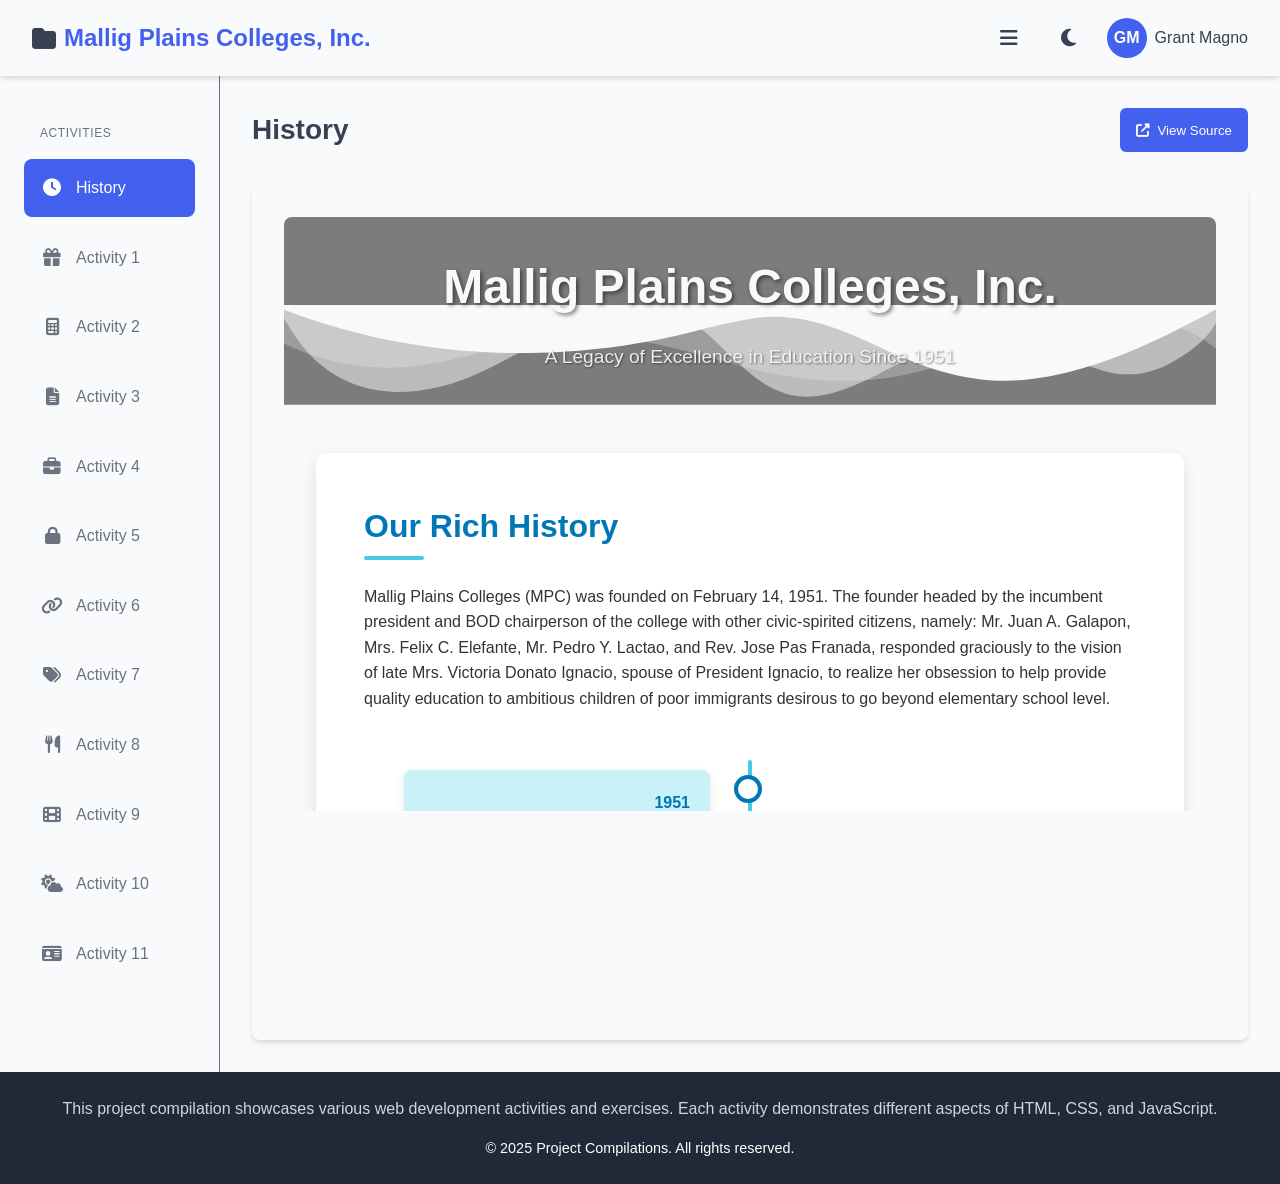
<file: index.html>
<!DOCTYPE html>
<html lang="en">
  <head>
    <meta
      name="viewport"
      content="width=device-width, initial-scale=1.0, maximum-scale=1.0, user-scalable=no"
    />
    <meta name="apple-mobile-web-app-capable" content="yes" />
    <meta name="mobile-web-app-capable" content="yes" />
    <meta charset="UTF-8" />
    <meta name="viewport" content="width=device-width, initial-scale=1.0" />
    <title>Mallig Plains Colleges, Inc.</title>
    <link
      rel="stylesheet"
      href="https://cdnjs.cloudflare.com/ajax/libs/font-awesome/6.4.0/css/all.min.css"
    />

    <link rel="stylesheet" href="styles.css" />
  </head>
  <body>
    <header>
      <div class="logo">
        <i class="fa-solid fa-folder"></i>
        <span>Mallig Plains Colleges, Inc.</span>
      </div>
      <div class="header-actions">
        <button class="toggle-nav" id="toggle-nav" title="Toggle navigation">
          <i class="fas fa-bars"></i>
        </button>
        <button class="theme-toggle" id="theme-toggle" title="Toggle dark mode">
          <i class="fas fa-moon"></i>
        </button>
        <div class="user-profile">
          <div class="avatar">GM</div>
          <span>Grant Magno</span>
        </div>
        <button class="menu-toggle" id="menu-toggle">
          <i class="fas fa-bars"></i>
        </button>
      </div>
    </header>

    <nav id="nav">
      <ul class="nav-menu">
        <li class="nav-title">Activities</li>

        <li class="nav-item">
          <a
            href="mpc-history/index.html"
            class="nav-link active"
            data-activity="mpc-history/index.html"
          >
            <i class="fas fa-clock"></i>
            <span>History</span>
          </a>
        </li>

        <li class="nav-item">
          <a
            href="birthday-invitation/index.html"
            class="nav-link"
            data-activity="birthday-invitation/index.html"
          >
            <i class="fas fa-gift"></i>
            <span>Activity 1</span>
          </a>
        </li>
        <li class="nav-item">
          <a href="Calculator/index.html" class="nav-link" data-activity="Calculator/index.html">
            <i class="fas fa-calculator"></i>
            <span>Activity 2</span>
          </a>
        </li>
        <li class="nav-item">
          <a
            href="enrollment-form/index.html"
            class="nav-link"
            data-activity="enrollment-form/index.html"
          >
            <i class="fas fa-file-alt"></i>
            <span>Activity 3</span>
          </a>
        </li>
        <li class="nav-item">
          <a
            href="html-portfolio-project/index.html"
            class="nav-link"
            data-activity="html-portfolio-project/index.html"
          >
            <i class="fas fa-briefcase"></i>
            <span>Activity 4</span>
          </a>
        </li>
        <li class="nav-item">
          <a
            href="login-and-signup/index.html"
            class="nav-link"
            data-activity="login-and-signup/index.html"
          >
            <i class="fas fa-lock"></i>
            <span>Activity 5</span>
          </a>
        </li>
        <li class="nav-item">
          <a
            href="my-fav-website/index.html"
            class="nav-link"
            data-activity="my-fav-website/index.html"
          >
            <i class="fas fa-link"></i>
            <span>Activity 6</span>
          </a>
        </li>

        <li class="nav-item">
          <a href="price-list/index.html" class="nav-link" data-activity="price-list/index.html">
            <i class="fas fa-tags"></i>
            <span>Activity 7</span>
          </a>
        </li>
        <li class="nav-item">
          <a href="recipe/index.html" class="nav-link" data-activity="recipe/index.html">
            <i class="fas fa-utensils"></i>
            <span>Activity 8</span>
          </a>
        </li>
        <li class="nav-item">
          <a
            href="top-3-movies/index.html"
            class="nav-link"
            data-activity="top-3-movies/index.html"
          >
            <i class="fas fa-film"></i>
            <span>Activity 9</span>
          </a>
        </li>
        <li class="nav-item">
          <a
            href="weather-web-app/index.html"
            class="nav-link"
            data-activity="weather-web-app/index.html"
          >
            <i class="fas fa-cloud-sun"></i>
            <span>Activity 10</span>
          </a>
        </li>
        <li class="nav-item">
          <a href="web-resume/index.html" class="nav-link" data-activity="web-resume/index.html">
            <i class="fas fa-id-card"></i>
            <span>Activity 11</span>
          </a>
        </li>
      </ul>
    </nav>

    <div class="overlay" id="overlay"></div>

    <main>
      <div class="page-header">
        <h1 id="activity-title">History</h1>
        <button class="btn btn-primary" id="view-source">
          <i class="fas fa-external-link-alt"></i>
          <span>View Source</span>
        </button>
      </div>

      <div class="project-content">
        <iframe id="activity-frame" src="mpc-history/index.html" title="History"></iframe>
      </div>
    </main>

    <footer>
      <div class="footer-content">
        <div class="footer-text">
          This project compilation showcases various web development activities and exercises. Each
          activity demonstrates different aspects of HTML, CSS, and JavaScript.
        </div>
        <div class="copyright">&copy; 2025 Project Compilations. All rights reserved.</div>
      </div>
    </footer>

    <script src="script.js"></script>
  </body>
</html>
</file>
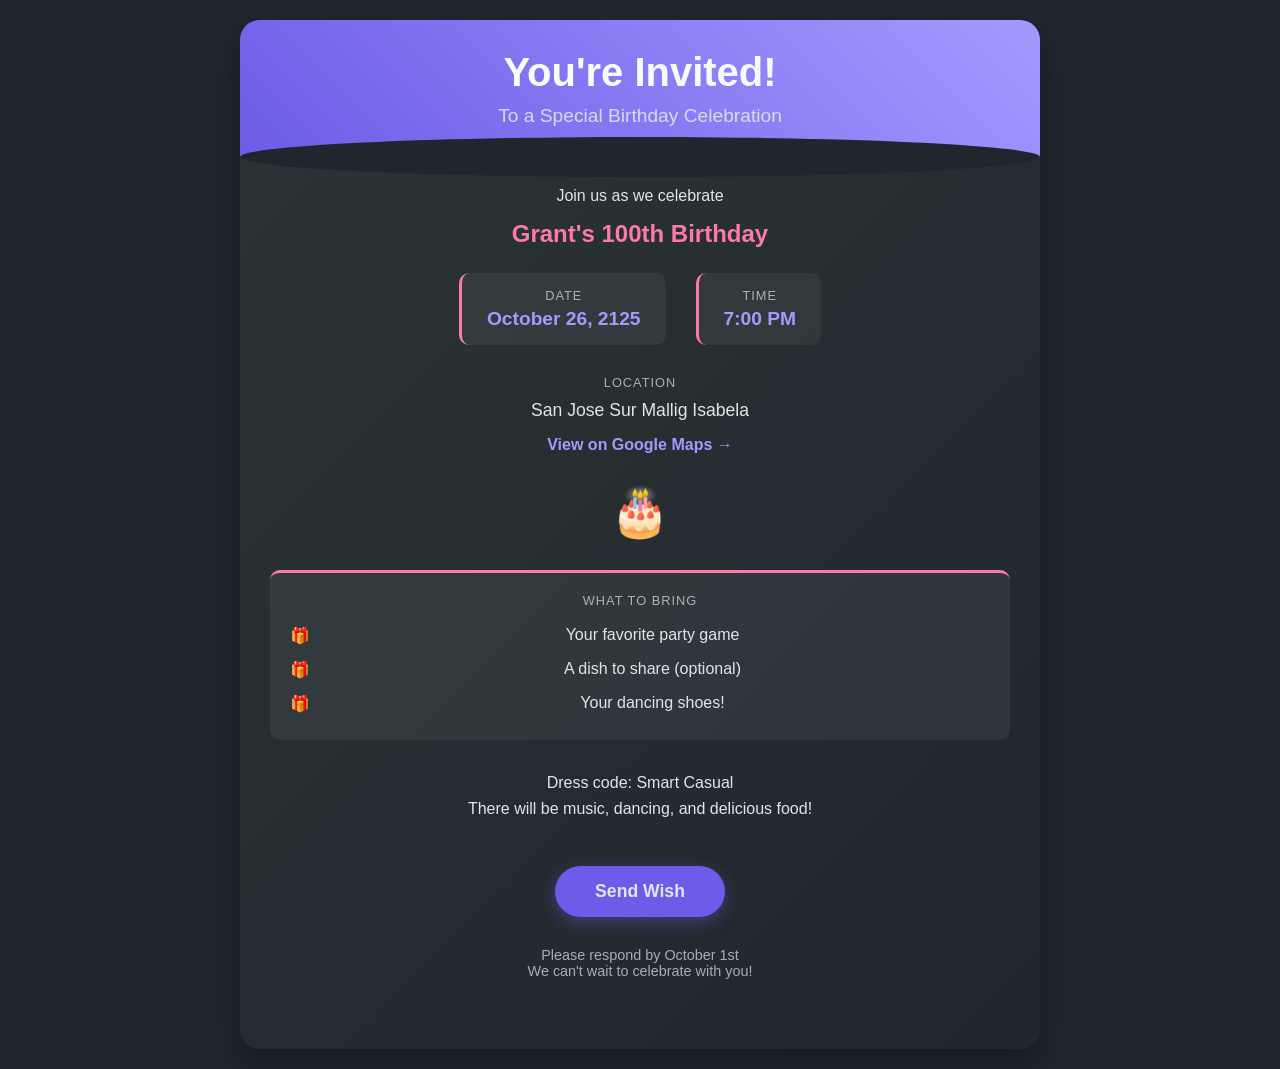
<file: birthday-invitation/index.html>
<!DOCTYPE html>
<html lang="en">
  <head>
    <meta charset="UTF-8" />
    <meta name="viewport" content="width=device-width, initial-scale=1.0" />
    <title>Birthday Celebration Invitation</title>
    <link rel="stylesheet" href="styles.css" />
  </head>
  <body>
    <div class="invitation-card">
      <div class="header">
        <h1>You're Invited!</h1>
        <p class="subtitle">To a Special Birthday Celebration</p>
      </div>

      <div class="content">
        <p>Join us as we celebrate</p>
        <h2 style="margin: 15px 0; color: var(--accent)">Grant's 100th Birthday</h2>

        <div class="date-time">
          <div class="detail-box">
            <div class="detail-label">Date</div>
            <div class="detail-value">October 26, 2125</div>
          </div>
          <div class="detail-box">
            <div class="detail-label">Time</div>
            <div class="detail-value">7:00 PM</div>
          </div>
        </div>

        <div class="location">
          <div class="detail-label">Location</div>
          <p>San Jose Sur Mallig Isabela</p>
          <a
            href="https://www.google.com/maps/place/San+Jose+Sur+Mallig+Isabela/@17.1944575,121.5932448,3a,75y,90.29h,77.85t/data=!3m7!1e1!3m5!1sEjEGuOqZPCvRqxGl0byCKA!2e0!6shttps:%2F%2Fstreetviewpixels-pa.googleapis.com%2Fv1%2Fthumbnail%3Fcb_client%3Dmaps_sv.tactile%26w%3D900%26h%3D600%26pitch%3D12.148304005319545%26panoid%3DEjEGuOqZPCvRqxGl0byCKA%26yaw%3D90.29170162262987!7i16384!8i8192!4m6!3m5!1s0x338f8b0036f13a6b:0x4941b2b9b12b8303!8m2!3d17.1952267!4d121.5933233!16s%2Fg%2F11y2lfc3m5?entry=tts&g_ep=EgoyMDI1MDEyNy4wIPu8ASoASAFQAw%3D%3D"
            class="map-link"
            target="_blank"
          >
            View on Google Maps →
          </a>
        </div>

        <div class="cake-container">🎂</div>

        <div class="what-to-bring">
          <div class="detail-label">What to Bring</div>
          <ul>
            <li>Your favorite party game</li>
            <li>A dish to share (optional)</li>
            <li>Your dancing shoes!</li>
          </ul>
        </div>

        <p style="margin: 25px 0; line-height: 1.6">
          Dress code: Smart Casual<br />
          There will be music, dancing, and delicious food!
        </p>

        <button class="send-wish" id="wishBtn">Send Wish</button>

        <footer>
          Please respond by October 1st<br />
          We can't wait to celebrate with you!
        </footer>
      </div>
    </div>

    <script src="script.js"></script>
  </body>
</html>
</file>
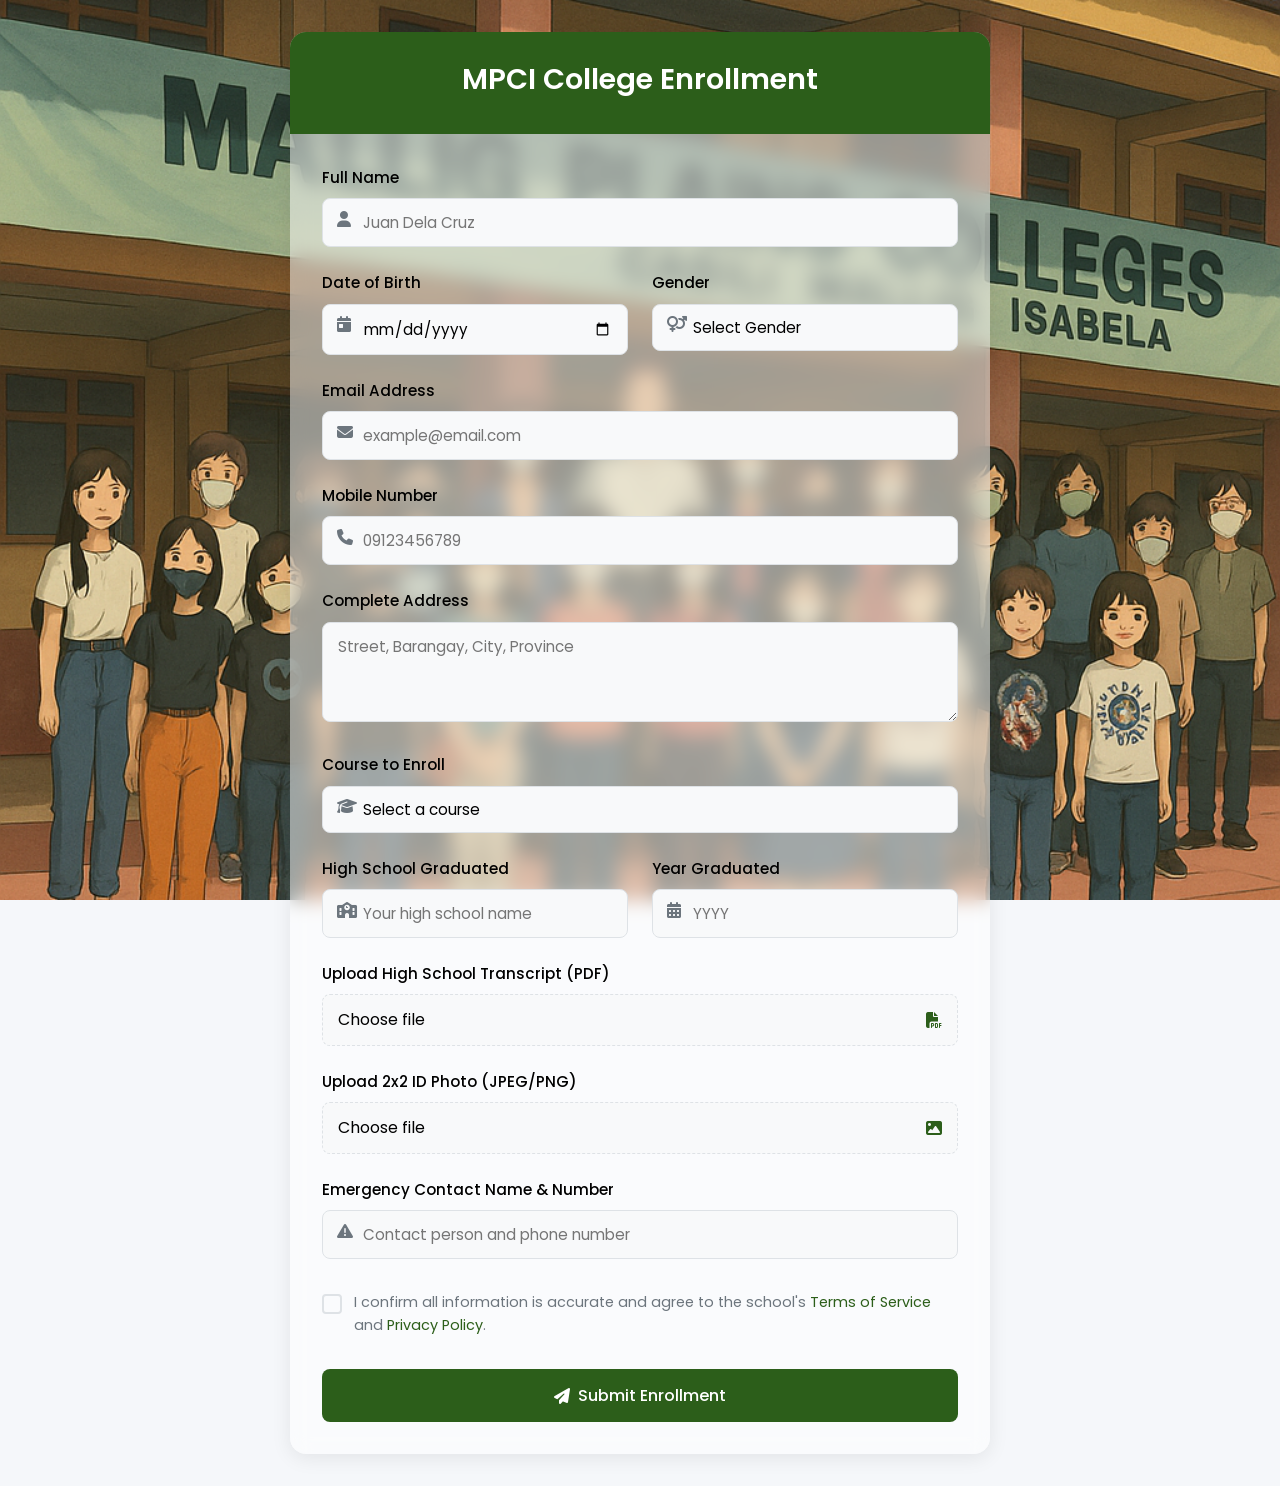
<file: enrollment-form/index.html>
<!DOCTYPE html>
<html lang="en">
  <head>
    <meta charset="UTF-8" />
    <meta name="viewport" content="width=device-width, initial-scale=1.0" />
    <title>MPCI College Enrollment | Modern Form</title>
    <link rel="preconnect" href="https://fonts.googleapis.com" />
    <link rel="preconnect" href="https://fonts.gstatic.com" crossorigin />
    <link
      href="https://fonts.googleapis.com/css2?family=Poppins:wght@300;400;500;600&display=swap"
      rel="stylesheet"
    />
    <link
      rel="stylesheet"
      href="https://cdnjs.cloudflare.com/ajax/libs/font-awesome/6.4.0/css/all.min.css"
    />

    <link rel="stylesheet" href="styles.css" />
  </head>
  <body>
    <div class="form-container">
      <div class="form-header">
        <h2>MPCI College Enrollment</h2>
      </div>

      <form id="enrollmentForm">
        <!-- Personal Information -->
        <div class="form-group">
          <label for="fullname">Full Name</label>
          <i class="fas fa-user input-icon"></i>
          <input type="text" id="fullname" placeholder="Juan Dela Cruz" required />
        </div>

        <div class="row">
          <div class="form-group">
            <label for="dob">Date of Birth</label>
            <i class="fas fa-calendar-day input-icon"></i>
            <input type="date" id="dob" required />
          </div>
          <div class="form-group">
            <label for="sex">Gender</label>
            <i class="fas fa-venus-mars input-icon"></i>
            <select id="sex" required>
              <option value="">Select Gender</option>
              <option>Male</option>
              <option>Female</option>
              <option>Non-binary</option>
              <option>Prefer not to say</option>
            </select>
          </div>
        </div>

        <!-- Contact Information -->
        <div class="form-group">
          <label for="email">Email Address</label>
          <i class="fas fa-envelope input-icon"></i>
          <input type="email" id="email" placeholder="example@email.com" required />
        </div>

        <div class="form-group">
          <label for="mobile">Mobile Number</label>
          <i class="fas fa-phone input-icon"></i>
          <input type="tel" id="mobile" placeholder="09123456789" required />
        </div>

        <div class="form-group">
          <label for="address">Complete Address</label>
          <textarea id="address" placeholder="Street, Barangay, City, Province" required></textarea>
        </div>

        <!-- Academic Information -->
        <div class="form-group">
          <label for="course">Course to Enroll</label>
          <i class="fas fa-graduation-cap input-icon"></i>
          <select id="course" required>
            <option value="">Select a course</option>
            <option>Bachelor of Science in Information Technology</option>
            <option>Bachelor of Secondary Education</option>
            <option>BS in Business Administration</option>
            <option>Hospitality Management</option>
            <option>Other Degree Programs</option>
          </select>
        </div>

        <div class="row">
          <div class="form-group">
            <label for="school">High School Graduated</label>
            <i class="fas fa-school input-icon"></i>
            <input type="text" id="school" placeholder="Your high school name" required />
          </div>
          <div class="form-group">
            <label for="yeargrad">Year Graduated</label>
            <i class="fas fa-calendar-alt input-icon"></i>
            <input type="number" id="yeargrad" min="1990" max="2099" placeholder="YYYY" required />
          </div>
        </div>

        <!-- Document Uploads -->
        <div class="form-group">
          <label>Upload High School Transcript (PDF)</label>
          <div class="file-input">
            <div class="file-input-label">
              <span>Choose file</span>
              <i class="fas fa-file-pdf"></i>
            </div>
            <input type="file" id="transcript" accept=".pdf" required />
            <div class="file-name" id="transcript-name"></div>
          </div>
        </div>

        <div class="form-group">
          <label>Upload 2x2 ID Photo (JPEG/PNG)</label>
          <div class="file-input">
            <div class="file-input-label">
              <span>Choose file</span>
              <i class="fas fa-image"></i>
            </div>
            <input type="file" id="photo" accept="image/png, image/jpeg" required />
            <div class="file-name" id="photo-name"></div>
          </div>
        </div>

        <!-- Emergency Contact -->
        <div class="form-group">
          <label for="emergency">Emergency Contact Name & Number</label>
          <i class="fas fa-exclamation-triangle input-icon"></i>
          <input
            type="text"
            id="emergency"
            placeholder="Contact person and phone number"
            required
          />
        </div>

        <!-- Terms and Conditions -->
        <div class="checkbox-group">
          <input type="checkbox" id="terms" required />
          <label for="terms">
            I confirm all information is accurate and agree to the school's
            <a href="#">Terms of Service</a> and <a href="#">Privacy Policy</a>.
          </label>
        </div>

        <!-- Submit Button -->
        <button type="submit"><i class="fas fa-paper-plane"></i> Submit Enrollment</button>
      </form>
    </div>

    <script>
      // Show selected file names
      document.getElementById('transcript').addEventListener('change', function (e) {
        const fileName = e.target.files[0]?.name || 'No file selected'
        const nameElement = document.getElementById('transcript-name')
        nameElement.textContent = fileName
        nameElement.style.display = 'block'
      })

      document.getElementById('photo').addEventListener('change', function (e) {
        const fileName = e.target.files[0]?.name || 'No file selected'
        const nameElement = document.getElementById('photo-name')
        nameElement.textContent = fileName
        nameElement.style.display = 'block'
      })

      // Form submission
      document.getElementById('enrollmentForm').addEventListener('submit', function (e) {
        e.preventDefault()
        // Here you would typically send the form data to a server
        alert('Enrollment submitted successfully! We will contact you soon.')
        this.reset()
        document.querySelectorAll('.file-name').forEach(el => (el.style.display = 'none'))
      })
    </script>
  </body>
</html>
</file>
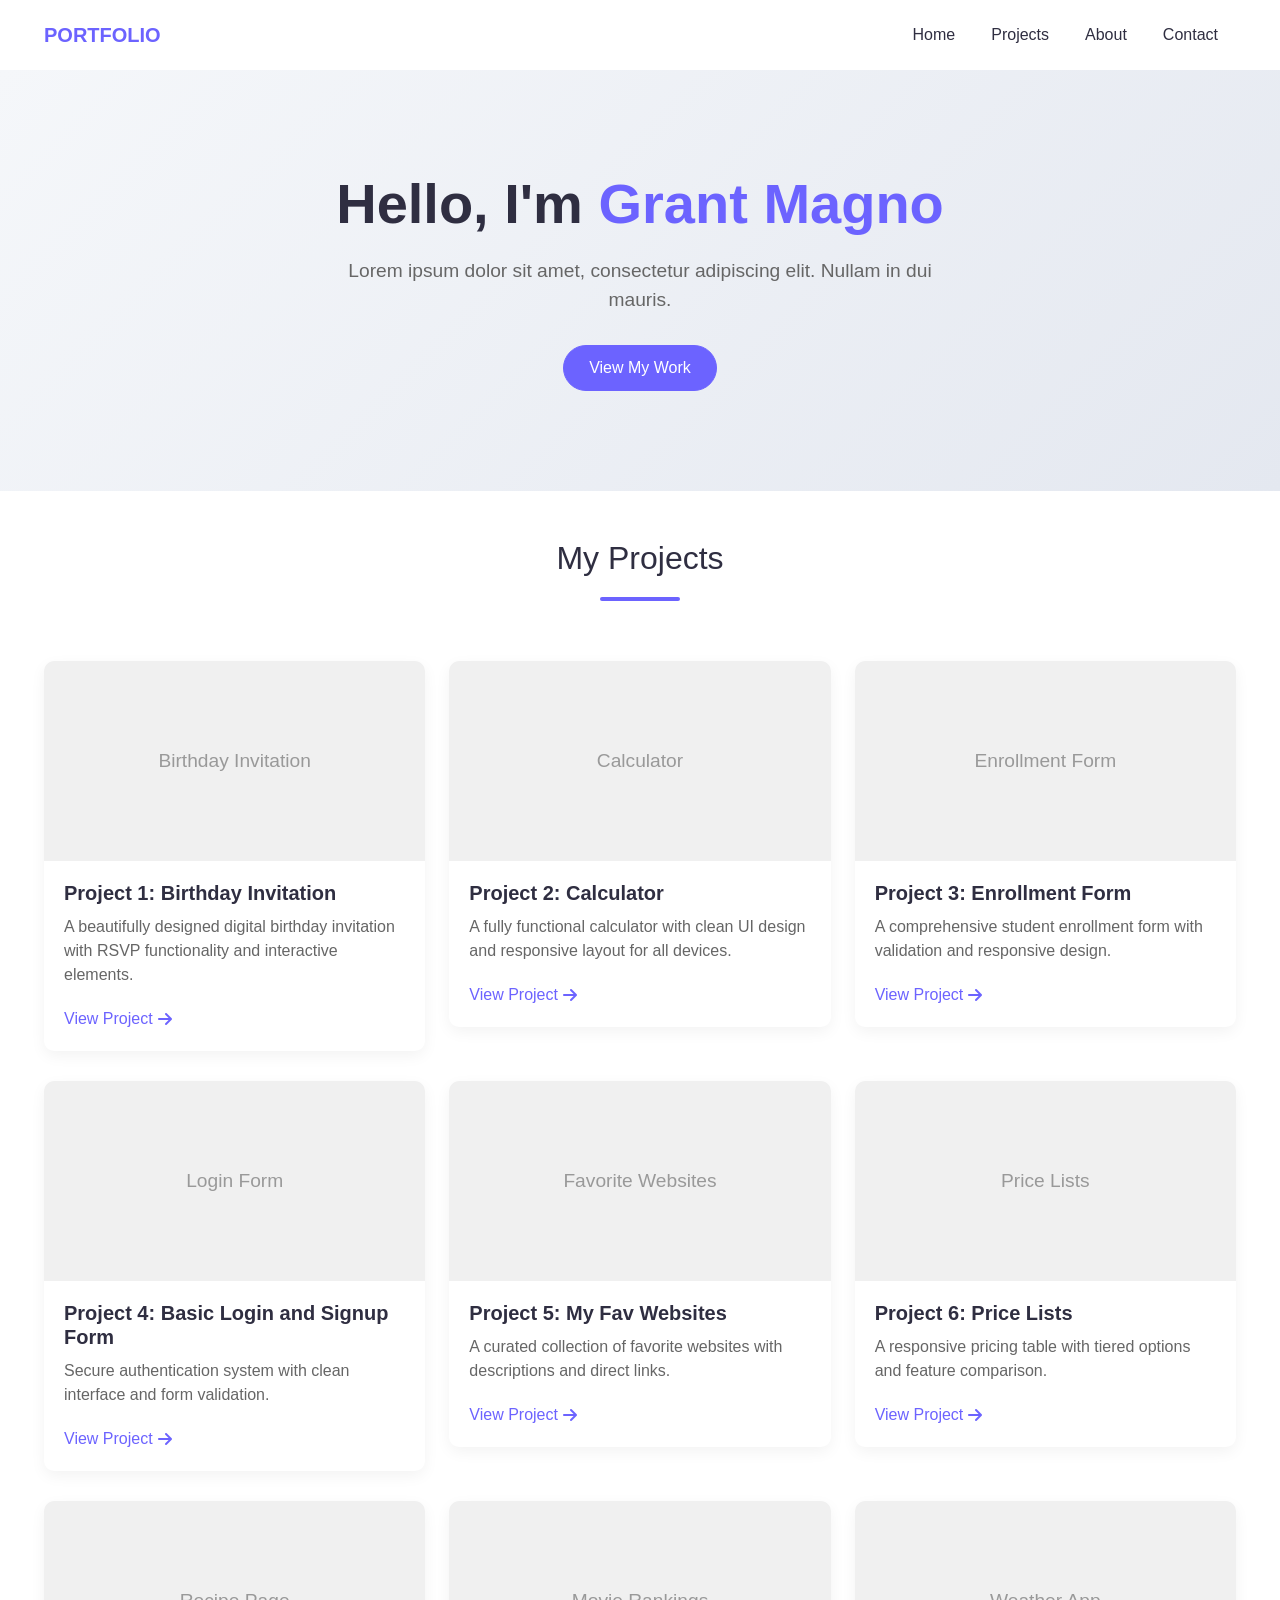
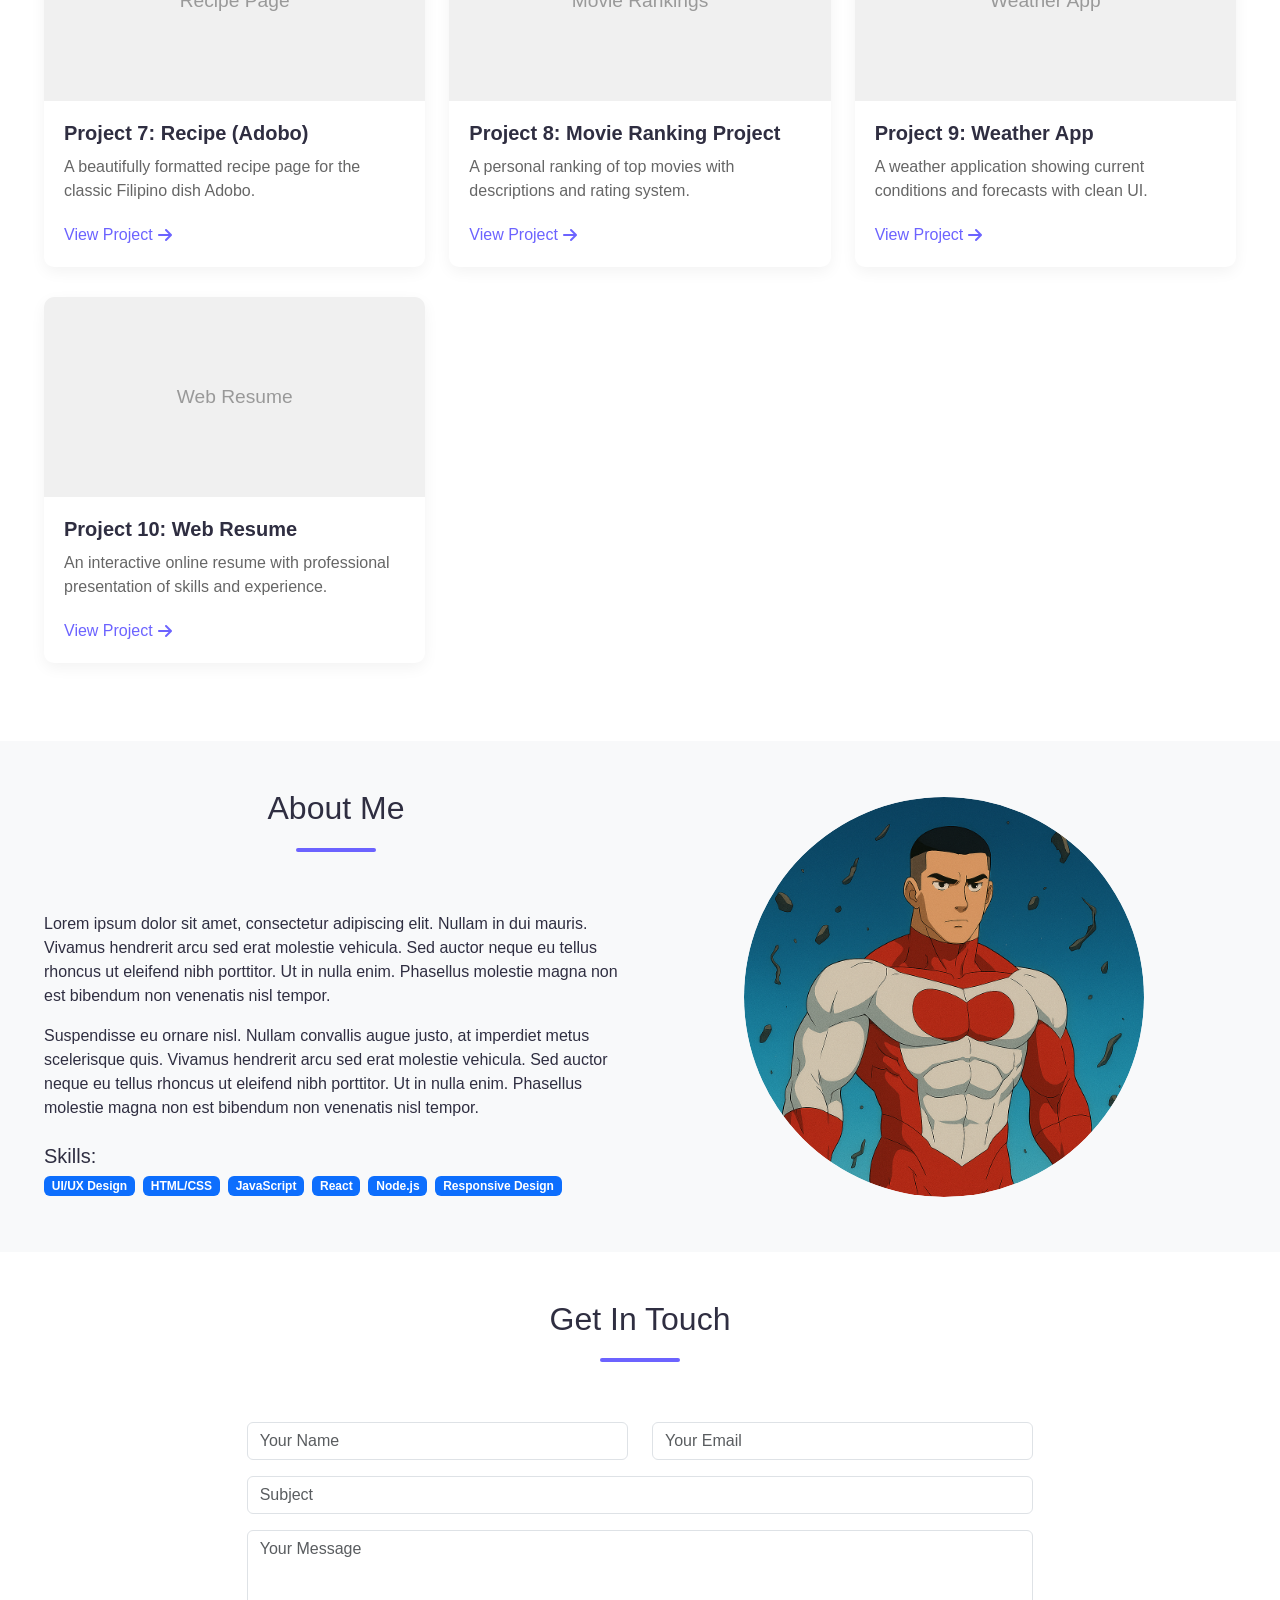
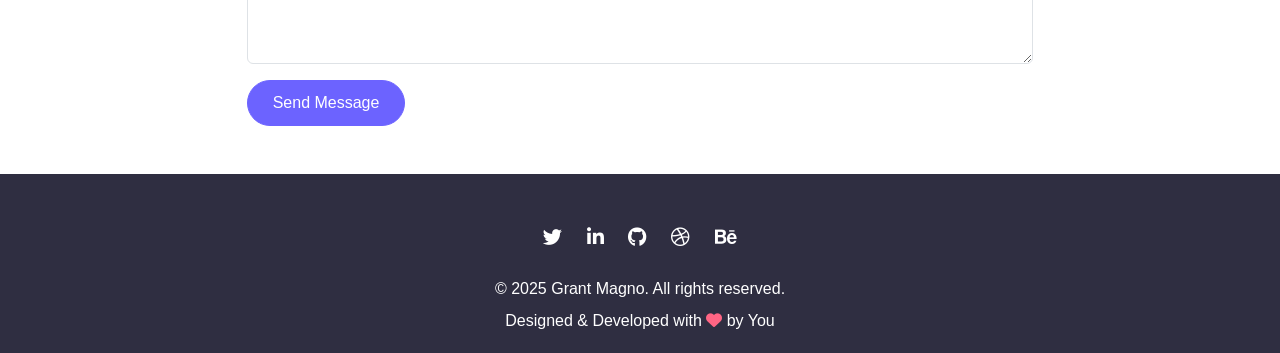
<file: html-portfolio-project/index.html>
<!DOCTYPE html>
<html lang="en">
  <head>
    <meta charset="UTF-8" />
    <meta name="viewport" content="width=device-width, initial-scale=1.0" />
    <title>Portfolio | Grant Magno</title>
    <!-- Bootstrap CSS -->
    <link
      href="https://cdn.jsdelivr.net/npm/bootstrap@5.3.0/dist/css/bootstrap.min.css"
      rel="stylesheet"
    />
    <!-- Font Awesome -->
    <link
      rel="stylesheet"
      href="https://cdnjs.cloudflare.com/ajax/libs/font-awesome/6.4.0/css/all.min.css"
    />

    <!-- Custom CSS -->
    <link rel="stylesheet" href="styles.css" />
  </head>
  <body>
    <!-- Navigation -->
    <nav class="navbar navbar-expand-lg navbar-light sticky-top">
      <div class="container">
        <a class="navbar-brand" href="#">PORTFOLIO</a>
        <button
          class="navbar-toggler"
          type="button"
          data-bs-toggle="collapse"
          data-bs-target="#navbarNav"
          aria-controls="navbarNav"
          aria-expanded="false"
          aria-label="Toggle navigation"
        >
          <span class="navbar-toggler-icon"></span>
        </button>
        <div class="collapse navbar-collapse" id="navbarNav">
          <ul class="navbar-nav ms-auto">
            <li class="nav-item">
              <a class="nav-link" href="#home">Home</a>
            </li>
            <li class="nav-item">
              <a class="nav-link" href="#projects">Projects</a>
            </li>
            <li class="nav-item">
              <a class="nav-link" href="#about">About</a>
            </li>
            <li class="nav-item">
              <a class="nav-link" href="#contact">Contact</a>
            </li>
          </ul>
        </div>
      </div>
    </nav>

    <!-- Hero Section -->
    <section class="hero text-center" id="home">
      <div class="container">
        <h1 class="display-4">
          Hello, I'm
          <span style="color: var(--primary-color)">Grant Magno</span>
        </h1>
        <p class="lead">
          Lorem ipsum dolor sit amet, consectetur adipiscing elit. Nullam in dui mauris.
        </p>
        <a href="#projects" class="btn btn-primary">View My Work</a>
      </div>
    </section>

    <!-- Projects Section -->
    <section class="py-5" id="projects">
      <div class="container">
        <h2 class="section-title">My Projects</h2>
        <div class="row">
          <!-- Project 1 -->
          <div class="col-md-6 col-lg-4">
            <div class="project-card">
              <div class="project-img">Birthday Invitation</div>
              <div class="card-body">
                <h5 class="card-title">Project 1: Birthday Invitation</h5>
                <p class="card-text">
                  A beautifully designed digital birthday invitation with RSVP functionality and
                  interactive elements.
                </p>
                <a href="../birthday-invitation/index.html" class="project-link" target="_blank"
                  >View Project <i class="fas fa-arrow-right"></i
                ></a>
              </div>
            </div>
          </div>

          <!-- Project 2 -->
          <div class="col-md-6 col-lg-4">
            <div class="project-card">
              <div class="project-img">Calculator</div>
              <div class="card-body">
                <h5 class="card-title">Project 2: Calculator</h5>
                <p class="card-text">
                  A fully functional calculator with clean UI design and responsive layout for all
                  devices.
                </p>
                <a href="../Calculator/index.html" class="project-link" target="_blank"
                  >View Project <i class="fas fa-arrow-right"></i
                ></a>
              </div>
            </div>
          </div>

          <!-- Project 3 -->
          <div class="col-md-6 col-lg-4">
            <div class="project-card">
              <div class="project-img">Enrollment Form</div>
              <div class="card-body">
                <h5 class="card-title">Project 3: Enrollment Form</h5>
                <p class="card-text">
                  A comprehensive student enrollment form with validation and responsive design.
                </p>
                <a href="../enrollment-form/index.html" class="project-link" target="_blank"
                  >View Project <i class="fas fa-arrow-right"></i
                ></a>
              </div>
            </div>
          </div>

          <!-- Project 4 -->
          <div class="col-md-6 col-lg-4">
            <div class="project-card">
              <div class="project-img">Login Form</div>
              <div class="card-body">
                <h5 class="card-title">Project 4: Basic Login and Signup Form</h5>
                <p class="card-text">
                  Secure authentication system with clean interface and form validation.
                </p>
                <a href="../login-and-signup/index.html" class="project-link" target="_blank"
                  >View Project <i class="fas fa-arrow-right"></i
                ></a>
              </div>
            </div>
          </div>

          <!-- Project 5 -->
          <div class="col-md-6 col-lg-4">
            <div class="project-card">
              <div class="project-img">Favorite Websites</div>
              <div class="card-body">
                <h5 class="card-title">Project 5: My Fav Websites</h5>
                <p class="card-text">
                  A curated collection of favorite websites with descriptions and direct links.
                </p>
                <a href="../my-fav-website/index.html" class="project-link" target="_blank"
                  >View Project <i class="fas fa-arrow-right"></i
                ></a>
              </div>
            </div>
          </div>

          <!-- Project 6 -->
          <div class="col-md-6 col-lg-4">
            <div class="project-card">
              <div class="project-img">Price Lists</div>
              <div class="card-body">
                <h5 class="card-title">Project 6: Price Lists</h5>
                <p class="card-text">
                  A responsive pricing table with tiered options and feature comparison.
                </p>
                <a href="../price-list/index.html" class="project-link" target="_blank"
                  >View Project <i class="fas fa-arrow-right"></i
                ></a>
              </div>
            </div>
          </div>

          <!-- Project 7 -->
          <div class="col-md-6 col-lg-4">
            <div class="project-card">
              <div class="project-img">Recipe Page</div>
              <div class="card-body">
                <h5 class="card-title">Project 7: Recipe (Adobo)</h5>
                <p class="card-text">
                  A beautifully formatted recipe page for the classic Filipino dish Adobo.
                </p>
                <a href="../Recipe/index.html" class="project-link" target="_blank"
                  >View Project <i class="fas fa-arrow-right"></i
                ></a>
              </div>
            </div>
          </div>

          <!-- Project 8 -->
          <div class="col-md-6 col-lg-4">
            <div class="project-card">
              <div class="project-img">Movie Rankings</div>
              <div class="card-body">
                <h5 class="card-title">Project 8: Movie Ranking Project</h5>
                <p class="card-text">
                  A personal ranking of top movies with descriptions and rating system.
                </p>
                <a href="../top-3-movies/index.html" class="project-link" target="_blank"
                  >View Project <i class="fas fa-arrow-right"></i
                ></a>
              </div>
            </div>
          </div>

          <!-- Project 9 -->
          <div class="col-md-6 col-lg-4">
            <div class="project-card">
              <div class="project-img">Weather App</div>
              <div class="card-body">
                <h5 class="card-title">Project 9: Weather App</h5>
                <p class="card-text">
                  A weather application showing current conditions and forecasts with clean UI.
                </p>
                <a href="../weather-web-app/index.html" class="project-link" target="_blank"
                  >View Project <i class="fas fa-arrow-right"></i
                ></a>
              </div>
            </div>
          </div>

          <!-- Project 10 -->
          <div class="col-md-6 col-lg-4">
            <div class="project-card">
              <div class="project-img">Web Resume</div>
              <div class="card-body">
                <h5 class="card-title">Project 10: Web Resume</h5>
                <p class="card-text">
                  An interactive online resume with professional presentation of skills and
                  experience.
                </p>
                <a href="../web-resume/index.html" class="project-link" target="_blank"
                  >View Project <i class="fas fa-arrow-right"></i
                ></a>
              </div>
            </div>
          </div>
        </div>
      </div>
    </section>

    <!-- About Section -->
    <section class="py-5 bg-light" id="about">
      <div class="container">
        <div class="row align-items-center">
          <div class="col-lg-6 mb-4 mb-lg-0">
            <h2 class="section-title">About Me</h2>
            <p>
              Lorem ipsum dolor sit amet, consectetur adipiscing elit. Nullam in dui mauris. Vivamus
              hendrerit arcu sed erat molestie vehicula. Sed auctor neque eu tellus rhoncus ut
              eleifend nibh porttitor. Ut in nulla enim. Phasellus molestie magna non est bibendum
              non venenatis nisl tempor.
            </p>
            <p>
              Suspendisse eu ornare nisl. Nullam convallis augue justo, at imperdiet metus
              scelerisque quis. Vivamus hendrerit arcu sed erat molestie vehicula. Sed auctor neque
              eu tellus rhoncus ut eleifend nibh porttitor. Ut in nulla enim. Phasellus molestie
              magna non est bibendum non venenatis nisl tempor.
            </p>
            <div class="skills mt-4">
              <h5>Skills:</h5>
              <div class="d-flex flex-wrap">
                <span class="badge bg-primary me-2 mb-2">UI/UX Design</span>
                <span class="badge bg-primary me-2 mb-2">HTML/CSS</span>
                <span class="badge bg-primary me-2 mb-2">JavaScript</span>
                <span class="badge bg-primary me-2 mb-2">React</span>
                <span class="badge bg-primary me-2 mb-2">Node.js</span>
                <span class="badge bg-primary me-2 mb-2">Responsive Design</span>
              </div>
            </div>
          </div>
          <div class="col-lg-6 text-center">
            <div class="about-img" style="max-width: 400px; margin: 0 auto">
              <!-- <div
                style="
                  background-color: #f0f0f0;
                  height: 400px;
                  border-radius: 10px;
                  display: flex;
                  align-items: center;
                  justify-content: center;
                  color: #999;
                  border-radius: 50%;
                "
              >
                <img style="height: 100%; border-radius: 50%" src="image/grant-avatar.png" alt="" />
              </div> -->
              <div class="col-lg-6 text-center">
                <div class="about-img-container">
                  <img
                    src="image/grant-avatar.png"
                    alt="Grant Magno"
                    class="rounded-circle about-img"
                  />
                </div>
              </div>
            </div>
          </div>
        </div>
      </div>
    </section>

    <!-- Contact Section -->
    <section class="py-5" id="contact">
      <div class="container">
        <h2 class="section-title">Get In Touch</h2>
        <div class="row justify-content-center">
          <div class="col-lg-8">
            <form>
              <div class="row">
                <div class="col-md-6 mb-3">
                  <input type="text" class="form-control" placeholder="Your Name" required />
                </div>
                <div class="col-md-6 mb-3">
                  <input type="email" class="form-control" placeholder="Your Email" required />
                </div>
              </div>
              <div class="mb-3">
                <input type="text" class="form-control" placeholder="Subject" />
              </div>
              <div class="mb-3">
                <textarea
                  class="form-control"
                  rows="5"
                  placeholder="Your Message"
                  required
                ></textarea>
              </div>
              <button type="submit" class="btn btn-primary">Send Message</button>
            </form>
          </div>
        </div>
      </div>
    </section>

    <!-- Footer -->
    <footer>
      <div class="container text-center">
        <div class="social-links mb-4">
          <a href="#"><i class="fab fa-twitter"></i></a>
          <a href="#"><i class="fab fa-linkedin-in"></i></a>
          <a href="#"><i class="fab fa-github"></i></a>
          <a href="#"><i class="fab fa-dribbble"></i></a>
          <a href="#"><i class="fab fa-behance"></i></a>
        </div>
        <p class="mb-2">© 2025 Grant Magno. All rights reserved.</p>
        <p class="mb-0">
          Designed & Developed with
          <i class="fas fa-heart" style="color: var(--accent-color)"></i> by You
        </p>
      </div>
    </footer>

    <!-- Back to Top Button -->
    <a href="#" class="back-to-top"><i class="fas fa-arrow-up"></i></a>

    <!-- Bootstrap JS -->
    <script src="https://cdn.jsdelivr.net/npm/bootstrap@5.3.0/dist/js/bootstrap.bundle.min.js"></script>

    <!-- Custom JS -->
    <script src="script.js"></script>
  </body>
</html>
</file>
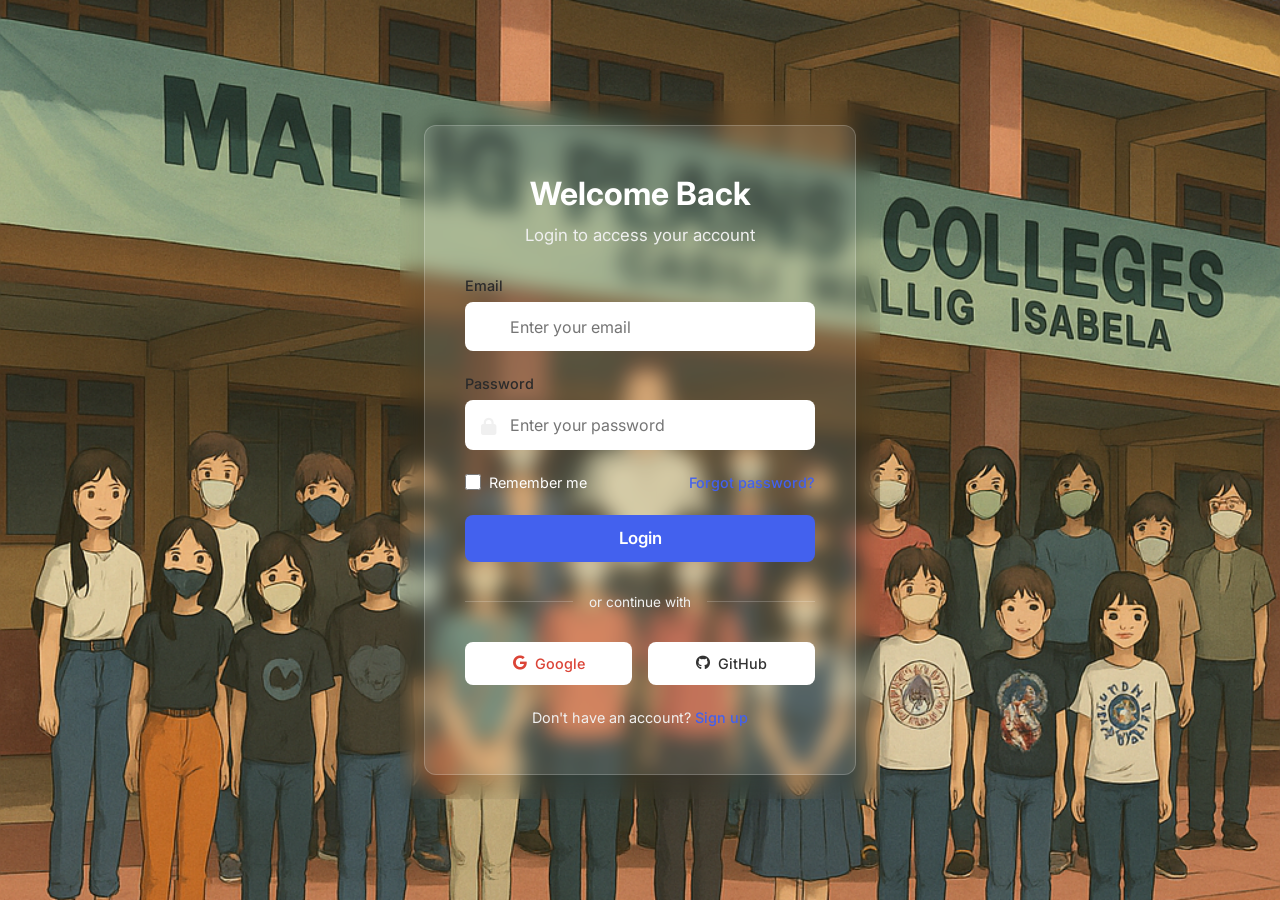
<file: login-and-signup/index.html>
<!DOCTYPE html>
<html lang="en">
  <head>
    <meta charset="UTF-8" />
    <meta name="viewport" content="width=device-width, initial-scale=1.0" />
    <title>Login</title>
    <link rel="stylesheet" href="css/login.css" />
    <link
      rel="stylesheet"
      href="https://cdnjs.cloudflare.com/ajax/libs/font-awesome/6.4.0/css/all.min.css"
    />
  </head>
  <body>
    <div class="auth-container">
      <div class="auth-card">
        <div class="auth-header">
          <h1>Welcome Back</h1>
          <p>Login to access your account</p>
        </div>

        <form class="auth-form">
          <div class="input-group">
            <label for="email">Email</label>
            <input type="email" id="email" placeholder="Enter your email" />
            <i class="fa-envelope"></i>
          </div>

          <div class="input-group">
            <label for="password">Password</label>
            <input type="password" id="password" placeholder="Enter your password" />
            <i class="fas fa-lock"></i>
          </div>

          <div class="form-options">
            <div class="remember-me">
              <input type="checkbox" id="remember" />
              <label for="remember">Remember me</label>
            </div>
            <a href="#" class="forgot-password">Forgot password?</a>
          </div>

          <button type="submit" class="auth-button">Login</button>

          <div class="auth-divider">
            <span>or continue with</span>
          </div>

          <div class="social-auth">
            <button type="button" class="social-button google">
              <i class="fab fa-google"></i> Google
            </button>
            <button type="button" class="social-button github">
              <i class="fab fa-github"></i> GitHub
            </button>
          </div>
        </form>

        <div class="auth-footer">Don't have an account? <a href="signup.html">Sign up</a></div>
      </div>
    </div>
  </body>
</html>
</file>
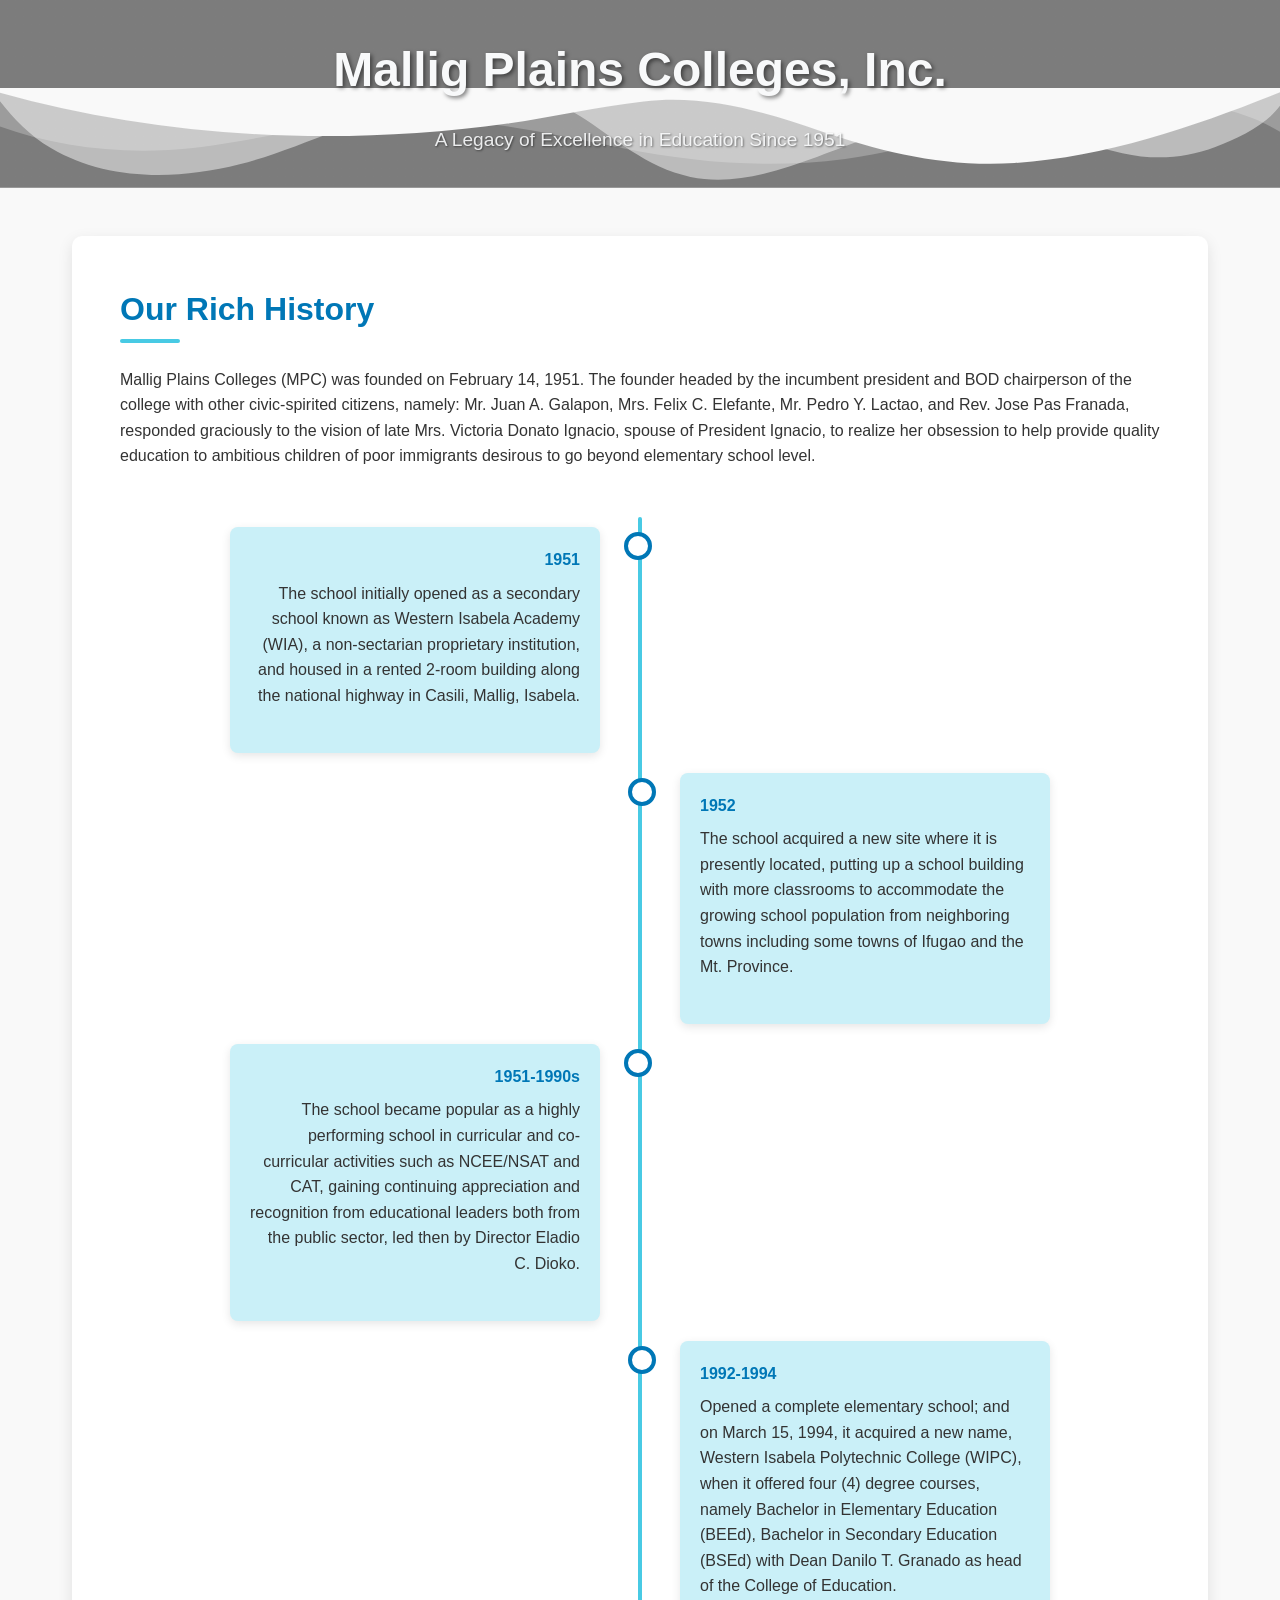
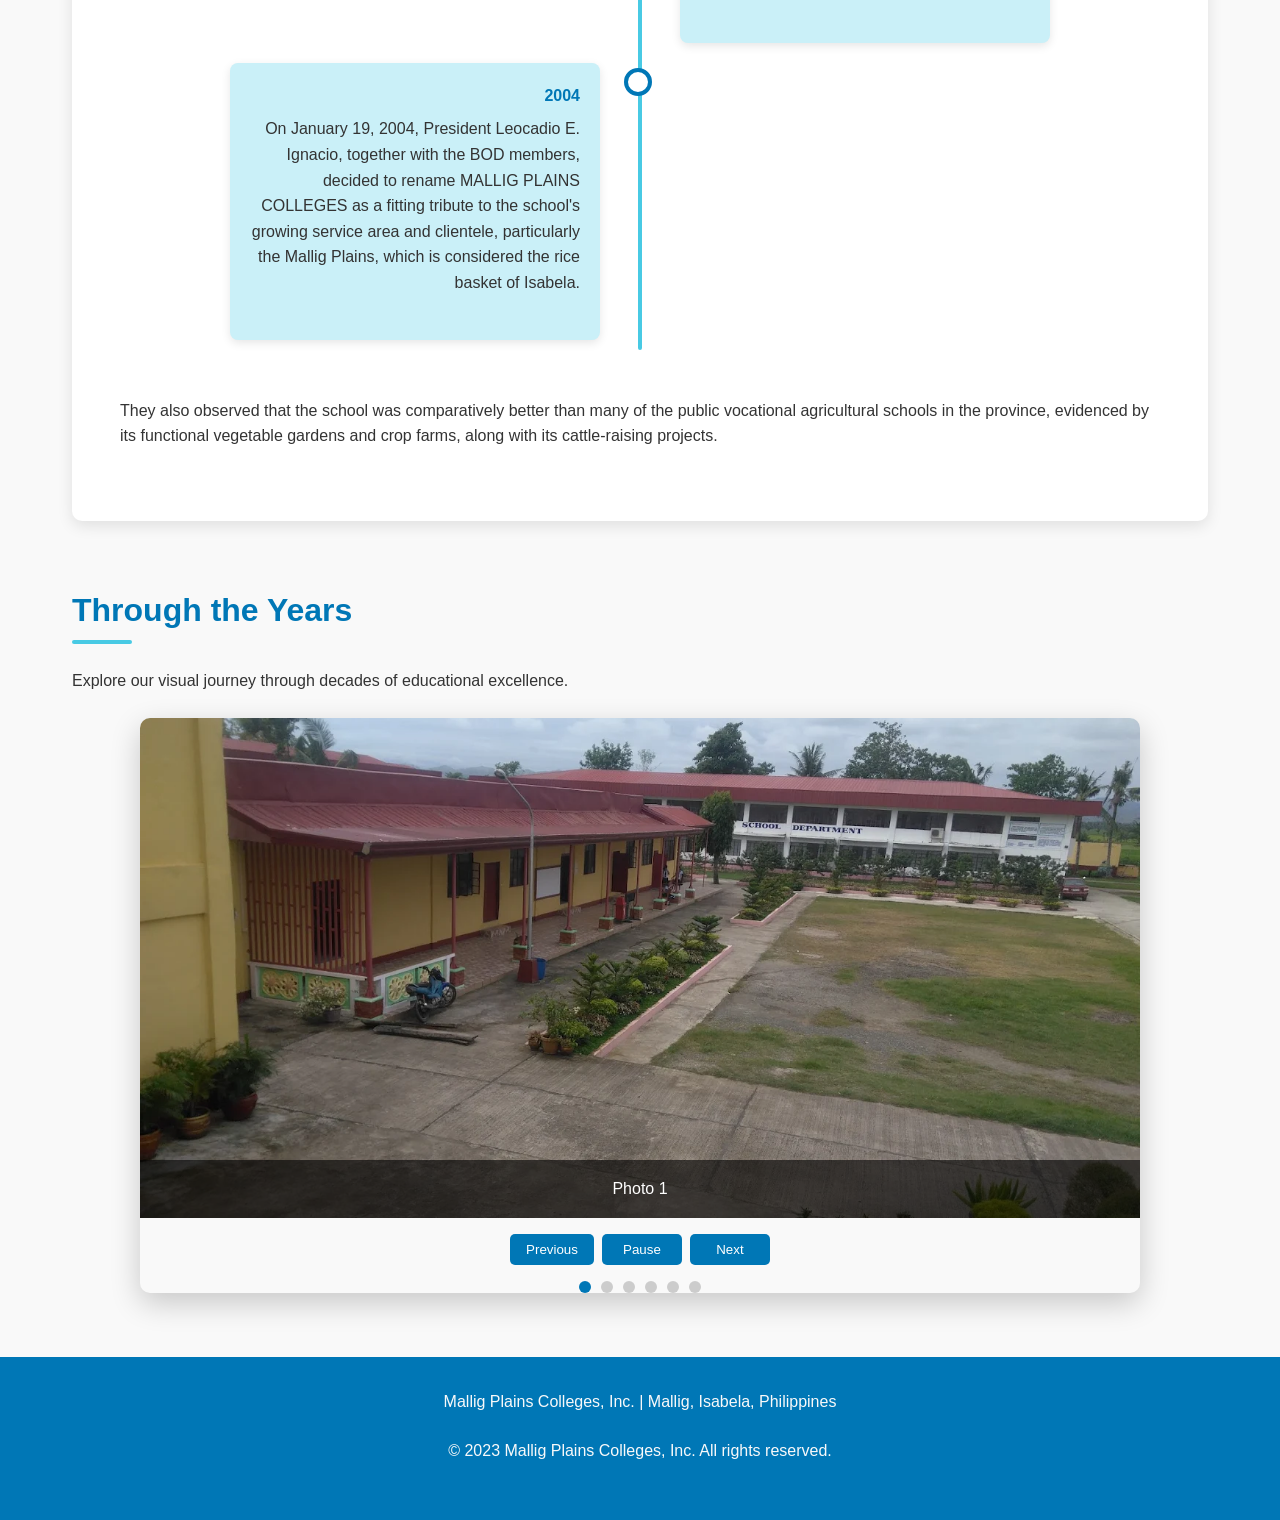
<file: mpc-history/index.html>
<!DOCTYPE html>
<html lang="en">
  <head>
    <meta charset="UTF-8" />
    <meta name="viewport" content="width=device-width, initial-scale=1.0" />
    <title>History of MPCI</title>
    <link rel="stylesheet" href="styles.css" />
  </head>
  <body>
    <header>
      <div class="header-content">
        <h1>Mallig Plains Colleges, Inc.</h1>
        <p class="subtitle">A Legacy of Excellence in Education Since 1951</p>
      </div>
      <div class="header-wave"></div>
    </header>

    <div class="container">
      <section class="history-section">
        <h2>Our Rich History</h2>
        <p>
          Mallig Plains Colleges (MPC) was founded on February 14, 1951. The
          founder headed by the incumbent president and BOD chairperson of the
          college with other civic-spirited citizens, namely: Mr. Juan A.
          Galapon, Mrs. Felix C. Elefante, Mr. Pedro Y. Lactao, and Rev. Jose
          Pas Franada, responded graciously to the vision of late Mrs. Victoria
          Donato Ignacio, spouse of President Ignacio, to realize her obsession
          to help provide quality education to ambitious children of poor
          immigrants desirous to go beyond elementary school level.
        </p>

        <div class="timeline">
          <div class="timeline-item left">
            <div class="timeline-content">
              <div class="timeline-year">1951</div>
              <p>
                The school initially opened as a secondary school known as
                Western Isabela Academy (WIA), a non-sectarian proprietary
                institution, and housed in a rented 2-room building along the
                national highway in Casili, Mallig, Isabela.
              </p>
            </div>
          </div>
          <div class="timeline-item right">
            <div class="timeline-content">
              <div class="timeline-year">1952</div>
              <p>
                The school acquired a new site where it is presently located,
                putting up a school building with more classrooms to accommodate
                the growing school population from neighboring towns including
                some towns of Ifugao and the Mt. Province.
              </p>
            </div>
          </div>
          <div class="timeline-item left">
            <div class="timeline-content">
              <div class="timeline-year">1951-1990s</div>
              <p>
                The school became popular as a highly performing school in
                curricular and co-curricular activities such as NCEE/NSAT and
                CAT, gaining continuing appreciation and recognition from
                educational leaders both from the public sector, led then by
                Director Eladio C. Dioko.
              </p>
            </div>
          </div>
          <div class="timeline-item right">
            <div class="timeline-content">
              <div class="timeline-year">1992-1994</div>
              <p>
                Opened a complete elementary school; and on March 15, 1994, it
                acquired a new name, Western Isabela Polytechnic College (WIPC),
                when it offered four (4) degree courses, namely Bachelor in
                Elementary Education (BEEd), Bachelor in Secondary Education
                (BSEd) with Dean Danilo T. Granado as head of the College of
                Education.
              </p>
            </div>
          </div>
          <div class="timeline-item left">
            <div class="timeline-content">
              <div class="timeline-year">2004</div>
              <p>
                On January 19, 2004, President Leocadio E. Ignacio, together
                with the BOD members, decided to rename MALLIG PLAINS COLLEGES
                as a fitting tribute to the school's growing service area and
                clientele, particularly the Mallig Plains, which is considered
                the rice basket of Isabela.
              </p>
            </div>
          </div>
        </div>

        <p>
          They also observed that the school was comparatively better than many
          of the public vocational agricultural schools in the province,
          evidenced by its functional vegetable gardens and crop farms, along
          with its cattle-raising projects.
        </p>
      </section>

      <section class="gallery-section">
        <h2>Through the Years</h2>
        <p>
          Explore our visual journey through decades of educational excellence.
        </p>

        <div class="gallery-container">
          <div class="slideshow">
            <div class="slide">
              <img src="images/mpcpic1.webp" alt="Original school building" />
              <div class="slide-caption">Photo 1</div>
            </div>
            <div class="slide">
              <img src="images/mpcpic2.webp" alt="1950s classroom" />
              <div class="slide-caption">Photo 2</div>
            </div>
            <div class="slide">
              <img src="images/mpcpic3.webp" alt="1970s graduation" />
              <div class="slide-caption">Photo 3</div>
            </div>
            <div class="slide">
              <img src="images/mpcpic4.webp" alt="Science lab" />
              <div class="slide-caption">Photo 4</div>
            </div>
            <div class="slide">
              <img src="images/mpcpic5.webp" alt="Modern campus" />
              <div class="slide-caption">Photo 5</div>
            </div>

            <div class="slide">
              <img src="images/mpcpic6.jpg" alt="Modern campus" />
              <div class="slide-caption">Photo 6</div>
            </div>
          </div>

          <div class="gallery-controls">
            <button id="prevBtn">Previous</button>
            <button id="playPauseBtn">Pause</button>
            <button id="nextBtn">Next</button>
          </div>

          <div class="gallery-dots">
            <span class="dot active"></span>
            <span class="dot"></span>
            <span class="dot"></span>
            <span class="dot"></span>
            <span class="dot"></span>
            <span class="dot"></span>
          </div>
        </div>
      </section>
    </div>

    <footer>
      <div class="footer-content">
        <p>Mallig Plains Colleges, Inc. | Mallig, Isabela, Philippines</p>
        <p>© 2023 Mallig Plains Colleges, Inc. All rights reserved.</p>
      </div>
    </footer>

    <script src="script.js"></script>
  </body>
</html>
</file>
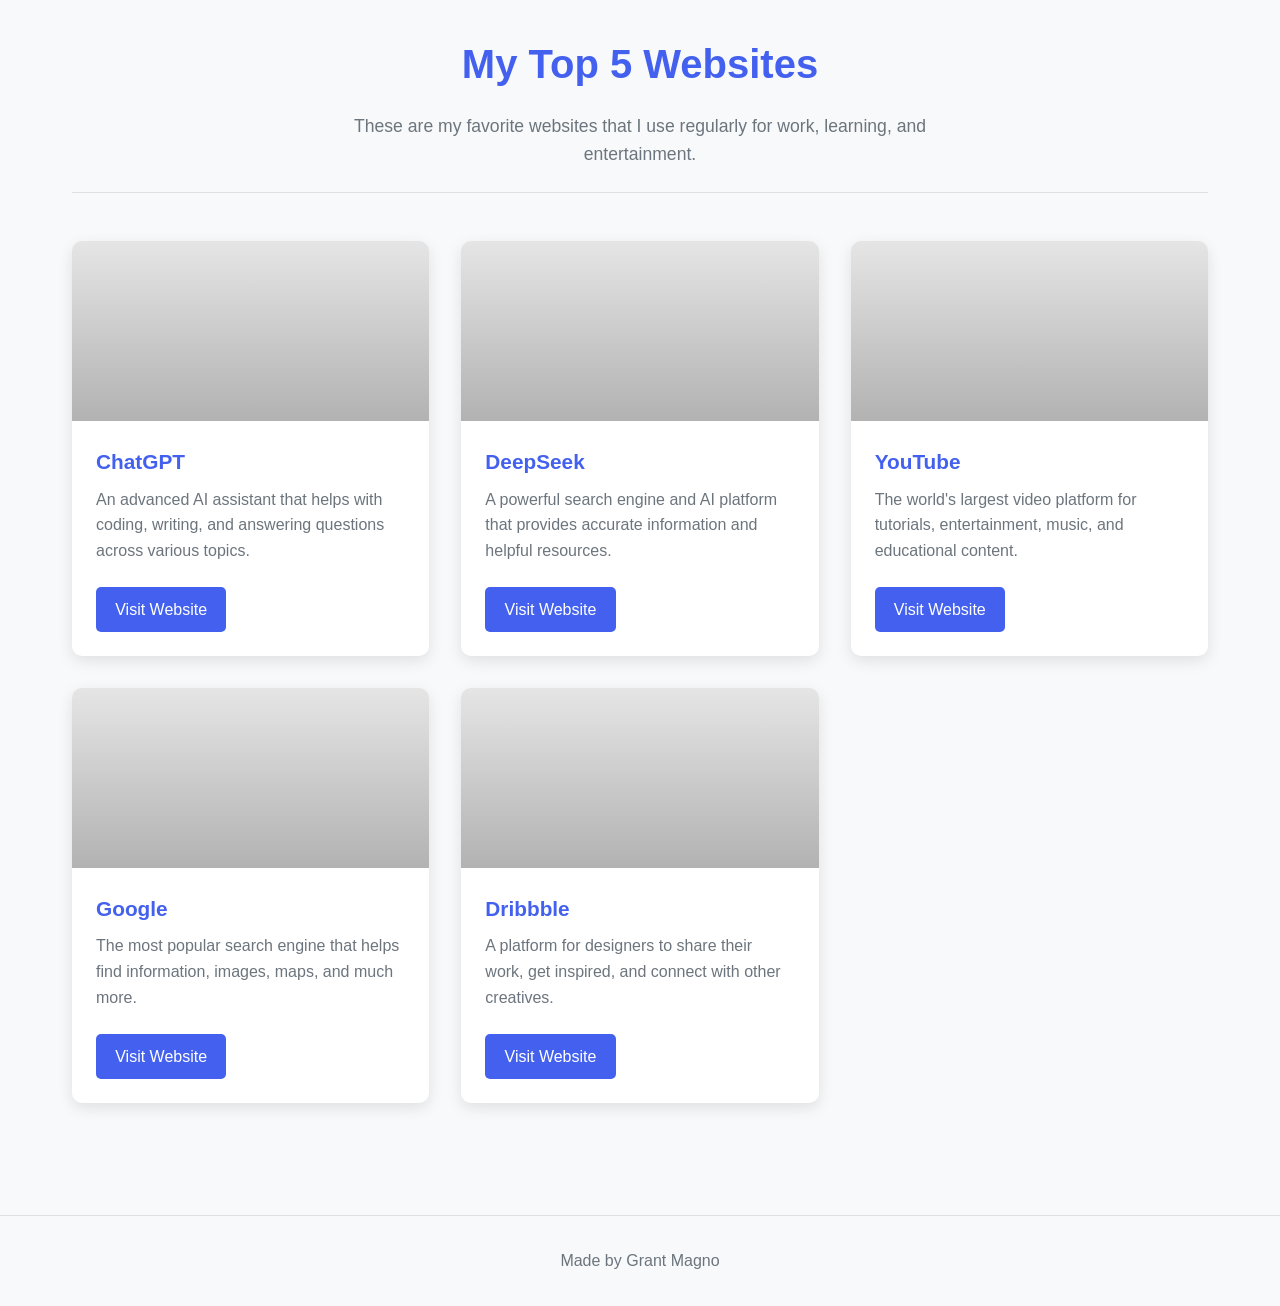
<file: my-fav-website/index.html>
<!DOCTYPE html>
<html lang="en">
  <head>
    <meta charset="UTF-8" />
    <meta name="viewport" content="width=device-width, initial-scale=1.0" />
    <title>My Top 5 Websites</title>
    <link rel="stylesheet" href="styles.css" />
  </head>
  <body>
    <div class="container">
      <header>
        <h1>My Top 5 Websites</h1>
        <p class="subtitle">
          These are my favorite websites that I use regularly for work, learning, and entertainment.
        </p>
      </header>

      <div class="websites-grid">
        <div class="website-card">
          <div
            class="card-image"
            style="background-image: url('https://source.unsplash.com/random/600x400/?ai,chat')"
          ></div>
          <div class="card-content">
            <h3>ChatGPT</h3>
            <p>
              An advanced AI assistant that helps with coding, writing, and answering questions
              across various topics.
            </p>
            <a href="https://chatgpt.com" target="_blank" class="visit-btn">Visit Website</a>
          </div>
        </div>

        <div class="website-card">
          <div
            class="card-image"
            style="background-image: url('https://source.unsplash.com/random/600x400/?tech,search')"
          ></div>
          <div class="card-content">
            <h3>DeepSeek</h3>
            <p>
              A powerful search engine and AI platform that provides accurate information and
              helpful resources.
            </p>
            <a href="https://deepseek.com" target="_blank" class="visit-btn">Visit Website</a>
          </div>
        </div>

        <div class="website-card">
          <div
            class="card-image"
            style="
              background-image: url('https://source.unsplash.com/random/600x400/?video,entertainment');
            "
          ></div>
          <div class="card-content">
            <h3>YouTube</h3>
            <p>
              The world's largest video platform for tutorials, entertainment, music, and
              educational content.
            </p>
            <a href="https://youtube.com" target="_blank" class="visit-btn">Visit Website</a>
          </div>
        </div>

        <div class="website-card">
          <div
            class="card-image"
            style="
              background-image: url('https://source.unsplash.com/random/600x400/?search,engine');
            "
          ></div>
          <div class="card-content">
            <h3>Google</h3>
            <p>
              The most popular search engine that helps find information, images, maps, and much
              more.
            </p>
            <a href="https://google.com" target="_blank" class="visit-btn">Visit Website</a>
          </div>
        </div>

        <div class="website-card">
          <div
            class="card-image"
            style="
              background-image: url('https://source.unsplash.com/random/600x400/?design,creative');
            "
          ></div>
          <div class="card-content">
            <h3>Dribbble</h3>
            <p>
              A platform for designers to share their work, get inspired, and connect with other
              creatives.
            </p>
            <a href="https://dribbble.com" target="_blank" class="visit-btn">Visit Website</a>
          </div>
        </div>
      </div>
    </div>

    <footer>Made by Grant Magno</footer>
  </body>
</html>
</file>
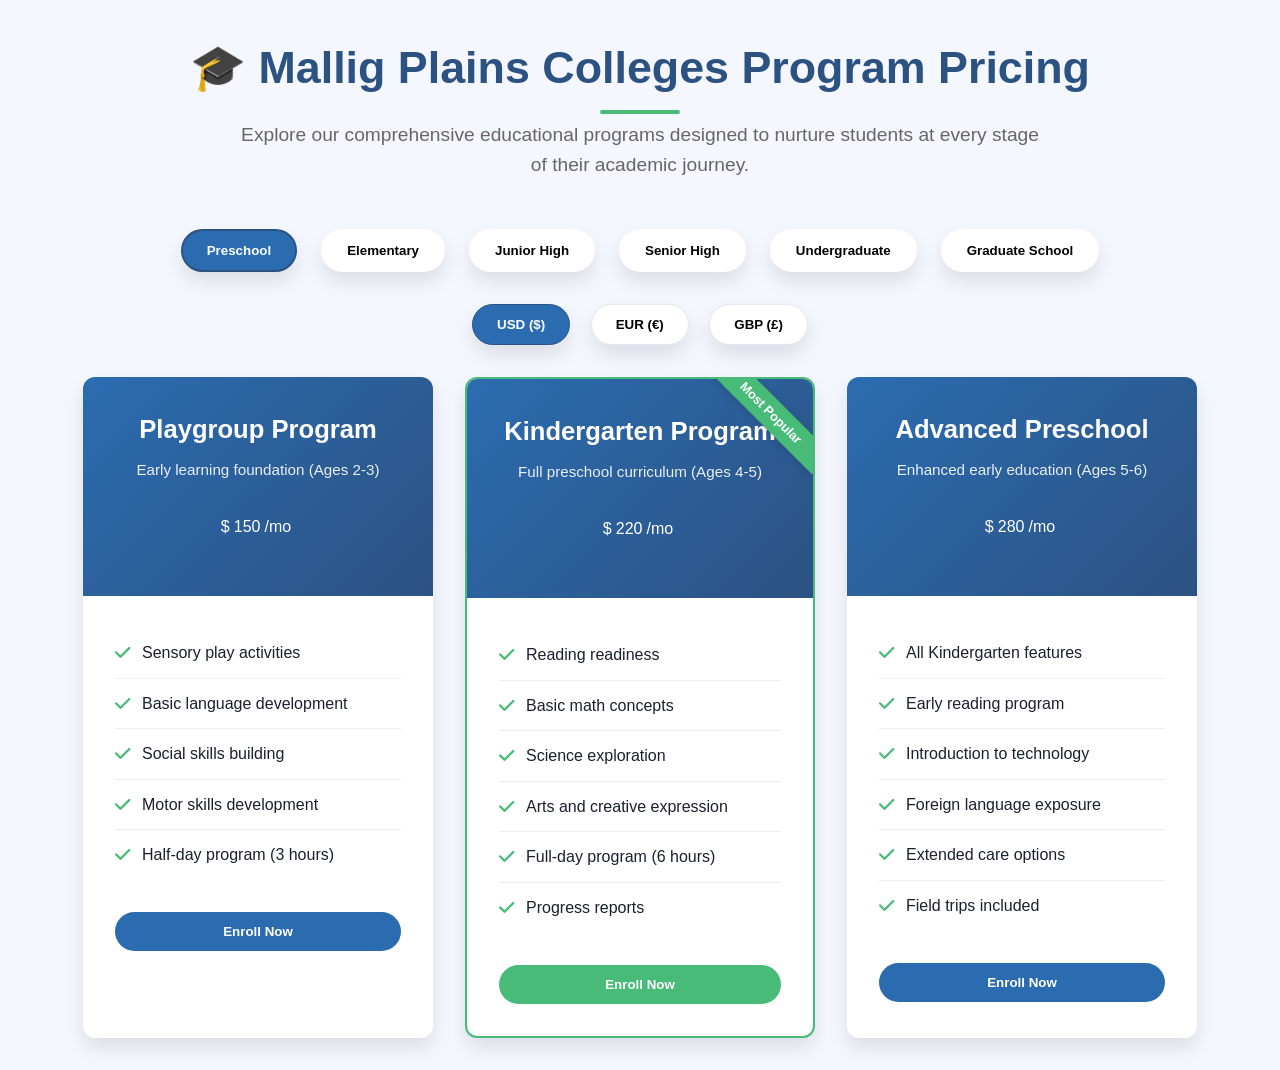
<file: price-list/index.html>
<!DOCTYPE html>
<html lang="en">
  <head>
    <meta charset="UTF-8" />
    <meta name="viewport" content="width=device-width, initial-scale=1.0" />
    <title>Mallig Plains Colleges, Inc. | Program Pricing</title>
    <link rel="stylesheet" href="styles.css" />

    <link
      rel="stylesheet"
      href="https://cdnjs.cloudflare.com/ajax/libs/font-awesome/6.0.0-beta3/css/all.min.css"
    />
  </head>
  <body>
    <div class="container">
      <div class="section-header">
        <h2>🎓 Mallig Plains Colleges Program Pricing</h2>
        <p>
          Explore our comprehensive educational programs designed to nurture students at every stage
          of their academic journey.
        </p>
      </div>

      <div class="education-levels">
        <button class="level-btn active" data-level="preschool">Preschool</button>
        <button class="level-btn" data-level="elementary">Elementary</button>
        <button class="level-btn" data-level="junior-high">Junior High</button>
        <button class="level-btn" data-level="senior-high">Senior High</button>
        <button class="level-btn" data-level="undergrad">Undergraduate</button>
        <button class="level-btn" data-level="grad">Graduate School</button>
      </div>

      <div class="currency-toggle">
        <button class="toggle-btn active" data-currency="usd">USD ($)</button>
        <button class="toggle-btn" data-currency="eur">EUR (€)</button>
        <button class="toggle-btn" data-currency="gbp">GBP (£)</button>
      </div>

      <!-- Preschool Programs -->
      <div class="pricing-container" id="preschool-programs">
        <!-- Playgroup Program -->
        <div class="pricing-card">
          <div class="pricing-header">
            <h3 class="pricing-title">Playgroup Program</h3>
            <p class="pricing-description">Early learning foundation (Ages 2-3)</p>
            <div class="pricing-price" data-usd="150" data-eur="135" data-gbp="120">
              <span>$</span><span class="price-amount">150</span><span>/mo</span>
            </div>
          </div>
          <div class="pricing-features">
            <ul class="feature-list">
              <li><i class="fas fa-check"></i> Sensory play activities</li>
              <li><i class="fas fa-check"></i> Basic language development</li>
              <li><i class="fas fa-check"></i> Social skills building</li>
              <li><i class="fas fa-check"></i> Motor skills development</li>
              <li><i class="fas fa-check"></i> Half-day program (3 hours)</li>
            </ul>
          </div>
          <div class="pricing-footer">
            <button class="enroll-btn">Enroll Now</button>
          </div>
        </div>

        <!-- Kindergarten Program -->
        <div class="pricing-card popular">
          <div class="popular-tag">Most Popular</div>
          <div class="pricing-header">
            <h3 class="pricing-title">Kindergarten Program</h3>
            <p class="pricing-description">Full preschool curriculum (Ages 4-5)</p>
            <div class="pricing-price" data-usd="220" data-eur="200" data-gbp="175">
              <span>$</span><span class="price-amount">220</span><span>/mo</span>
            </div>
          </div>
          <div class="pricing-features">
            <ul class="feature-list">
              <li><i class="fas fa-check"></i> Reading readiness</li>
              <li><i class="fas fa-check"></i> Basic math concepts</li>
              <li><i class="fas fa-check"></i> Science exploration</li>
              <li><i class="fas fa-check"></i> Arts and creative expression</li>
              <li><i class="fas fa-check"></i> Full-day program (6 hours)</li>
              <li><i class="fas fa-check"></i> Progress reports</li>
            </ul>
          </div>
          <div class="pricing-footer">
            <button class="enroll-btn">Enroll Now</button>
          </div>
        </div>

        <!-- Advanced Preschool -->
        <div class="pricing-card">
          <div class="pricing-header">
            <h3 class="pricing-title">Advanced Preschool</h3>
            <p class="pricing-description">Enhanced early education (Ages 5-6)</p>
            <div class="pricing-price" data-usd="280" data-eur="250" data-gbp="225">
              <span>$</span><span class="price-amount">280</span><span>/mo</span>
            </div>
          </div>
          <div class="pricing-features">
            <ul class="feature-list">
              <li><i class="fas fa-check"></i> All Kindergarten features</li>
              <li><i class="fas fa-check"></i> Early reading program</li>
              <li><i class="fas fa-check"></i> Introduction to technology</li>
              <li><i class="fas fa-check"></i> Foreign language exposure</li>
              <li><i class="fas fa-check"></i> Extended care options</li>
              <li><i class="fas fa-check"></i> Field trips included</li>
            </ul>
          </div>
          <div class="pricing-footer">
            <button class="enroll-btn">Enroll Now</button>
          </div>
        </div>
      </div>

      <!-- Elementary Programs -->
      <div class="pricing-container" id="elementary-programs" style="display: none">
        <!-- Basic Elementary -->
        <div class="pricing-card">
          <div class="pricing-header">
            <h3 class="pricing-title">Basic Elementary</h3>
            <p class="pricing-description">Grades 1-3 foundational program</p>
            <div class="pricing-price" data-usd="250" data-eur="225" data-gbp="200">
              <span>$</span><span class="price-amount">250</span><span>/mo</span>
            </div>
          </div>
          <div class="pricing-features">
            <ul class="feature-list">
              <li><i class="fas fa-check"></i> Core subjects (Reading, Math, Science)</li>
              <li><i class="fas fa-check"></i> Social studies curriculum</li>
              <li><i class="fas fa-check"></i> Basic computer skills</li>
              <li><i class="fas fa-check"></i> Physical education</li>
              <li><i class="fas fa-check"></i> Art and music classes</li>
            </ul>
          </div>
          <div class="pricing-footer">
            <button class="enroll-btn">Enroll Now</button>
          </div>
        </div>

        <!-- Standard Elementary -->
        <div class="pricing-card popular">
          <div class="popular-tag">Most Popular</div>
          <div class="pricing-header">
            <h3 class="pricing-title">Standard Elementary</h3>
            <p class="pricing-description">Grades 4-6 comprehensive program</p>
            <div class="pricing-price" data-usd="320" data-eur="290" data-gbp="260">
              <span>$</span><span class="price-amount">320</span><span>/mo</span>
            </div>
          </div>
          <div class="pricing-features">
            <ul class="feature-list">
              <li><i class="fas fa-check"></i> All Basic Elementary features</li>
              <li><i class="fas fa-check"></i> Advanced math and science</li>
              <li><i class="fas fa-check"></i> Research skills development</li>
              <li><i class="fas fa-check"></i> Foreign language option</li>
              <li><i class="fas fa-check"></i> STEM activities</li>
              <li><i class="fas fa-check"></i> After-school clubs</li>
            </ul>
          </div>
          <div class="pricing-footer">
            <button class="enroll-btn">Enroll Now</button>
          </div>
        </div>

        <!-- Advanced Elementary -->
        <div class="pricing-card">
          <div class="pricing-header">
            <h3 class="pricing-title">Advanced Elementary</h3>
            <p class="pricing-description">Accelerated learning program</p>
            <div class="pricing-price" data-usd="400" data-eur="360" data-gbp="320">
              <span>$</span><span class="price-amount">400</span><span>/mo</span>
            </div>
          </div>
          <div class="pricing-features">
            <ul class="feature-list">
              <li><i class="fas fa-check"></i> All Standard Elementary features</li>
              <li><i class="fas fa-check"></i> Gifted and talented curriculum</li>
              <li><i class="fas fa-check"></i> Individualized learning plans</li>
              <li><i class="fas fa-check"></i> Advanced technology integration</li>
              <li><i class="fas fa-check"></i> Competitive academic teams</li>
              <li><i class="fas fa-check"></i> Leadership development</li>
            </ul>
          </div>
          <div class="pricing-footer">
            <button class="enroll-btn">Enroll Now</button>
          </div>
        </div>
      </div>

      <!-- Junior High Programs -->
      <div class="pricing-container" id="junior-high-programs" style="display: none">
        <!-- Core Junior High -->
        <div class="pricing-card">
          <div class="pricing-header">
            <h3 class="pricing-title">Core Junior High</h3>
            <p class="pricing-description">Grades 7-8 foundational program</p>
            <div class="pricing-price" data-usd="350" data-eur="315" data-gbp="280">
              <span>$</span><span class="price-amount">350</span><span>/mo</span>
            </div>
          </div>
          <div class="pricing-features">
            <ul class="feature-list">
              <li><i class="fas fa-check"></i> Core academic subjects</li>
              <li><i class="fas fa-check"></i> Elective course options</li>
              <li><i class="fas fa-check"></i> Study skills development</li>
              <li><i class="fas fa-check"></i> Basic technology integration</li>
              <li><i class="fas fa-check"></i> Extracurricular activities</li>
            </ul>
          </div>
          <div class="pricing-footer">
            <button class="enroll-btn">Enroll Now</button>
          </div>
        </div>

        <!-- Comprehensive Junior High -->
        <div class="pricing-card popular">
          <div class="popular-tag">Most Popular</div>
          <div class="pricing-header">
            <h3 class="pricing-title">Comprehensive JH</h3>
            <p class="pricing-description">Grades 7-10 enhanced program</p>
            <div class="pricing-price" data-usd="450" data-eur="405" data-gbp="360">
              <span>$</span><span class="price-amount">450</span><span>/mo</span>
            </div>
          </div>
          <div class="pricing-features">
            <ul class="feature-list">
              <li><i class="fas fa-check"></i> All Core Junior High features</li>
              <li><i class="fas fa-check"></i> Advanced math and science tracks</li>
              <li><i class="fas fa-check"></i> Foreign language requirement</li>
              <li><i class="fas fa-check"></i> Technology certification courses</li>
              <li><i class="fas fa-check"></i> College prep workshops</li>
              <li><i class="fas fa-check"></i> Competitive sports options</li>
            </ul>
          </div>
          <div class="pricing-footer">
            <button class="enroll-btn">Enroll Now</button>
          </div>
        </div>

        <!-- Honors Junior High -->
        <div class="pricing-card">
          <div class="pricing-header">
            <h3 class="pricing-title">Honors Junior High</h3>
            <p class="pricing-description">Advanced academic program</p>
            <div class="pricing-price" data-usd="550" data-eur="495" data-gbp="440">
              <span>$</span><span class="price-amount">550</span><span>/mo</span>
            </div>
          </div>
          <div class="pricing-features">
            <ul class="feature-list">
              <li><i class="fas fa-check"></i> All Comprehensive JH features</li>
              <li><i class="fas fa-check"></i> Honors and AP courses</li>
              <li><i class="fas fa-check"></i> Research project requirement</li>
              <li><i class="fas fa-check"></i> Dual enrollment options</li>
              <li><i class="fas fa-check"></i> Mentorship program</li>
              <li><i class="fas fa-check"></i> International exchange opportunities</li>
            </ul>
          </div>
          <div class="pricing-footer">
            <button class="enroll-btn">Enroll Now</button>
          </div>
        </div>
      </div>

      <!-- Senior High Programs -->
      <div class="pricing-container" id="senior-high-programs" style="display: none">
        <!-- Academic Track -->
        <div class="pricing-card">
          <div class="pricing-header">
            <h3 class="pricing-title">Academic Track</h3>
            <p class="pricing-description">College preparatory program</p>
            <div class="pricing-price" data-usd="400" data-eur="360" data-gbp="320">
              <span>$</span><span class="price-amount">400</span><span>/mo</span>
            </div>
          </div>
          <div class="pricing-features">
            <ul class="feature-list">
              <li><i class="fas fa-check"></i> Core academic subjects</li>
              <li><i class="fas fa-check"></i> Track specialization (STEM, ABM, HUMSS)</li>
              <li><i class="fas fa-check"></i> Research project</li>
              <li><i class="fas fa-check"></i> College application guidance</li>
              <li><i class="fas fa-check"></i> Standard extracurriculars</li>
            </ul>
          </div>
          <div class="pricing-footer">
            <button class="enroll-btn">Enroll Now</button>
          </div>
        </div>

        <!-- Technical-Vocational Track -->
        <div class="pricing-card popular">
          <div class="popular-tag">Most Popular</div>
          <div class="pricing-header">
            <h3 class="pricing-title">Tech-Voc Track</h3>
            <p class="pricing-description">Skills development program</p>
            <div class="pricing-price" data-usd="450" data-eur="405" data-gbp="360">
              <span>$</span><span class="price-amount">450</span><span>/mo</span>
            </div>
          </div>
          <div class="pricing-features">
            <ul class="feature-list">
              <li><i class="fas fa-check"></i> Core academic subjects</li>
              <li><i class="fas fa-check"></i> Technical skills training</li>
              <li><i class="fas fa-check"></i> Industry certification prep</li>
              <li><i class="fas fa-check"></i> On-the-job training</li>
              <li><i class="fas fa-check"></i> Equipment and materials included</li>
              <li><i class="fas fa-check"></i> Job placement assistance</li>
            </ul>
          </div>
          <div class="pricing-footer">
            <button class="enroll-btn">Enroll Now</button>
          </div>
        </div>

        <!-- International Baccalaureate -->
        <div class="pricing-card">
          <div class="pricing-header">
            <h3 class="pricing-title">IB Diploma Program</h3>
            <p class="pricing-description">Global standard curriculum</p>
            <div class="pricing-price" data-usd="650" data-eur="585" data-gbp="520">
              <span>$</span><span class="price-amount">650</span><span>/mo</span>
            </div>
          </div>
          <div class="pricing-features">
            <ul class="feature-list">
              <li><i class="fas fa-check"></i> IB-certified curriculum</li>
              <li><i class="fas fa-check"></i> University recognition worldwide</li>
              <li><i class="fas fa-check"></i> Extended essay requirement</li>
              <li><i class="fas fa-check"></i> Theory of Knowledge course</li>
              <li><i class="fas fa-check"></i> CAS program (Creativity, Activity, Service)</li>
              <li><i class="fas fa-check"></i> Bilingual diploma option</li>
            </ul>
          </div>
          <div class="pricing-footer">
            <button class="enroll-btn">Enroll Now</button>
          </div>
        </div>
      </div>

      <!-- Undergraduate Programs -->
      <div class="pricing-container" id="undergrad-programs" style="display: none">
        <!-- Standard Undergraduate -->
        <div class="pricing-card">
          <div class="pricing-header">
            <h3 class="pricing-title">Standard Undergraduate</h3>
            <p class="pricing-description">Bachelor's degree program</p>
            <div class="pricing-price" data-usd="800" data-eur="720" data-gbp="640">
              <span>$</span><span class="price-amount">800</span><span>/mo</span>
            </div>
          </div>
          <div class="pricing-features">
            <ul class="feature-list">
              <li><i class="fas fa-check"></i> Full degree program</li>
              <li><i class="fas fa-check"></i> Core major requirements</li>
              <li><i class="fas fa-check"></i> General education courses</li>
              <li><i class="fas fa-check"></i> Library access</li>
              <li><i class="fas fa-check"></i> Basic student services</li>
            </ul>
          </div>
          <div class="pricing-footer">
            <button class="enroll-btn">Enroll Now</button>
          </div>
        </div>

        <!-- Enhanced Undergraduate -->
        <div class="pricing-card popular">
          <div class="popular-tag">Most Popular</div>
          <div class="pricing-header">
            <h3 class="pricing-title">Enhanced Undergraduate</h3>
            <p class="pricing-description">Premium bachelor's experience</p>
            <div class="pricing-price" data-usd="1000" data-eur="900" data-gbp="800">
              <span>$</span><span class="price-amount">1000</span><span>/mo</span>
            </div>
          </div>
          <div class="pricing-features">
            <ul class="feature-list">
              <li><i class="fas fa-check"></i> All Standard features</li>
              <li><i class="fas fa-check"></i> Priority registration</li>
              <li><i class="fas fa-check"></i> Research opportunities</li>
              <li><i class="fas fa-check"></i> Internship placement</li>
              <li><i class="fas fa-check"></i> Career counseling</li>
              <li><i class="fas fa-check"></i> Enhanced facilities access</li>
            </ul>
          </div>
          <div class="pricing-footer">
            <button class="enroll-btn">Enroll Now</button>
          </div>
        </div>

        <!-- Honors Undergraduate -->
        <div class="pricing-card">
          <div class="pricing-header">
            <h3 class="pricing-title">Honors Program</h3>
            <p class="pricing-description">Elite academic experience</p>
            <div class="pricing-price" data-usd="1200" data-eur="1080" data-gbp="960">
              <span>$</span><span class="price-amount">1200</span><span>/mo</span>
            </div>
          </div>
          <div class="pricing-features">
            <ul class="feature-list">
              <li><i class="fas fa-check"></i> All Enhanced features</li>
              <li><i class="fas fa-check"></i> Small seminar classes</li>
              <li><i class="fas fa-check"></i> Thesis requirement</li>
              <li><i class="fas fa-check"></i> Faculty mentorship</li>
              <li><i class="fas fa-check"></i> Study abroad options</li>
              <li><i class="fas fa-check"></i> Graduate school preparation</li>
            </ul>
          </div>
          <div class="pricing-footer">
            <button class="enroll-btn">Enroll Now</button>
          </div>
        </div>
      </div>

      <!-- Graduate Programs -->
      <div class="pricing-container" id="grad-programs" style="display: none">
        <!-- Master's Program -->
        <div class="pricing-card">
          <div class="pricing-header">
            <h3 class="pricing-title">Master's Degree</h3>
            <p class="pricing-description">Graduate level education</p>
            <div class="pricing-price" data-usd="1500" data-eur="1350" data-gbp="1200">
              <span>$</span><span class="price-amount">1500</span><span>/mo</span>
            </div>
          </div>
          <div class="pricing-features">
            <ul class="feature-list">
              <li><i class="fas fa-check"></i> Advanced coursework</li>
              <li><i class="fas fa-check"></i> Thesis or comprehensive exam</li>
              <li><i class="fas fa-check"></i> Faculty advisement</li>
              <li><i class="fas fa-check"></i> Research opportunities</li>
              <li><i class="fas fa-check"></i> Professional networking</li>
            </ul>
          </div>
          <div class="pricing-footer">
            <button class="enroll-btn">Enroll Now</button>
          </div>
        </div>

        <!-- Doctoral Program -->
        <div class="pricing-card popular">
          <div class="popular-tag">Most Popular</div>
          <div class="pricing-header">
            <h3 class="pricing-title">Doctoral Program</h3>
            <p class="pricing-description">Highest academic achievement</p>
            <div class="pricing-price" data-usd="2000" data-eur="1800" data-gbp="1600">
              <span>$</span><span class="price-amount">2000</span><span>/mo</span>
            </div>
          </div>
          <div class="pricing-features">
            <ul class="feature-list">
              <li><i class="fas fa-check"></i> Original research</li>
              <li><i class="fas fa-check"></i> Dissertation requirement</li>
              <li><i class="fas fa-check"></i> Faculty committee</li>
              <li><i class="fas fa-check"></i> Teaching opportunities</li>
              <li><i class="fas fa-check"></i> Conference funding</li>
              <li><i class="fas fa-check"></i> Publication support</li>
            </ul>
          </div>
          <div class="pricing-footer">
            <button class="enroll-btn">Enroll Now</button>
          </div>
        </div>

        <!-- Executive Education -->
        <div class="pricing-card">
          <div class="pricing-header">
            <h3 class="pricing-title">Executive Education</h3>
            <p class="pricing-description">Professional development</p>
            <div class="pricing-price" data-usd="2500" data-eur="2250" data-gbp="2000">
              <span>$</span><span class="price-amount">2500</span><span>/mo</span>
            </div>
          </div>
          <div class="pricing-features">
            <ul class="feature-list">
              <li><i class="fas fa-check"></i> Flexible scheduling</li>
              <li><i class="fas fa-check"></i> Industry expert faculty</li>
              <li><i class="fas fa-check"></i> Applied learning projects</li>
              <li><i class="fas fa-check"></i> Corporate partnerships</li>
              <li><i class="fas fa-check"></i> Global business perspective</li>
              <li><i class="fas fa-check"></i> Alumni network access</li>
            </ul>
          </div>
          <div class="pricing-footer">
            <button class="enroll-btn">Enroll Now</button>
          </div>
        </div>
      </div>
    </div>

    <script src="script.js"></script>
  </body>
</html>
</file>
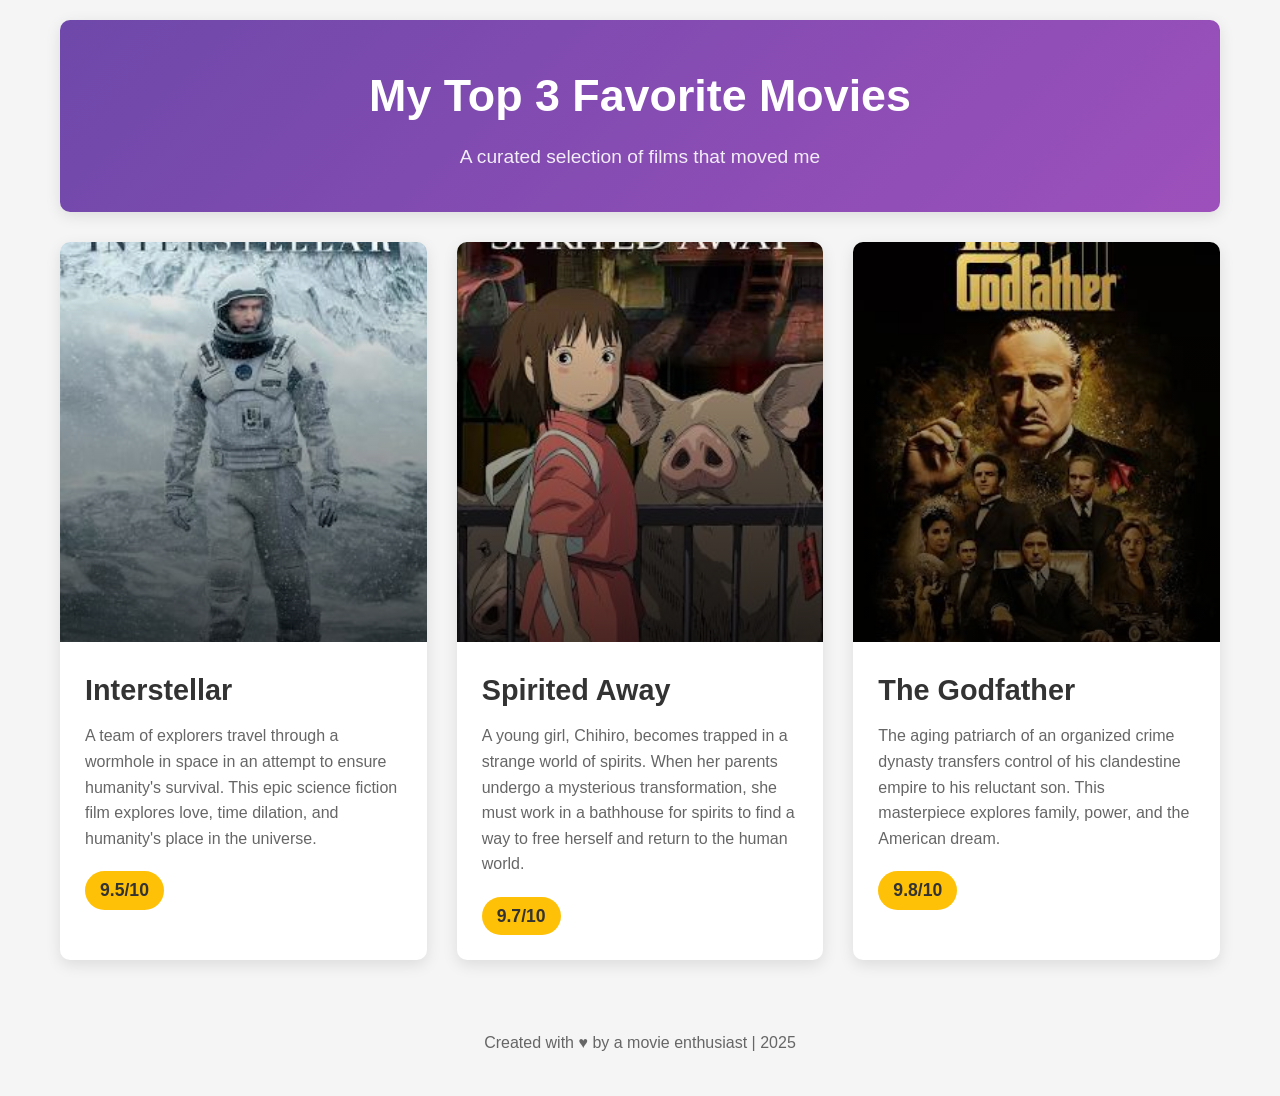
<file: top-3-movies/index.html>
<!DOCTYPE html>
<html lang="en">
  <head>
    <meta charset="UTF-8" />
    <meta name="viewport" content="width=device-width, initial-scale=1.0" />
    <title>My Top 3 Favorite Movies</title>

    <link rel="stylesheet" href="styles.css" />
  </head>
  <body>
    <div class="container">
      <header>
        <h1>My Top 3 Favorite Movies</h1>
        <p class="subtitle">A curated selection of films that moved me</p>
      </header>

      <div class="movies-container">
        <!-- Movie 1 -->
        <div class="movie-card">
          <div class="movie-poster" style="background-image: url(images/interstellar.jfif)"></div>
          <div class="movie-info">
            <h2 class="movie-title">Interstellar</h2>
            <p class="movie-description">
              A team of explorers travel through a wormhole in space in an attempt to ensure
              humanity's survival. This epic science fiction film explores love, time dilation, and
              humanity's place in the universe.
            </p>
            <span class="movie-rating">9.5/10</span>
          </div>
        </div>

        <!-- Movie 2 -->
        <div class="movie-card">
          <div class="movie-poster" style="background-image: url(images/spirited-away.jfif)"></div>
          <div class="movie-info">
            <h2 class="movie-title">Spirited Away</h2>
            <p class="movie-description">
              A young girl, Chihiro, becomes trapped in a strange world of spirits. When her parents
              undergo a mysterious transformation, she must work in a bathhouse for spirits to find
              a way to free herself and return to the human world.
            </p>
            <span class="movie-rating">9.7/10</span>
          </div>
        </div>

        <!-- Movie 3 -->
        <div class="movie-card">
          <div class="movie-poster" style="background-image: url(images/the-godfather.jfif)"></div>
          <div class="movie-info">
            <h2 class="movie-title">The Godfather</h2>
            <p class="movie-description">
              The aging patriarch of an organized crime dynasty transfers control of his clandestine
              empire to his reluctant son. This masterpiece explores family, power, and the American
              dream.
            </p>
            <span class="movie-rating">9.8/10</span>
          </div>
        </div>
      </div>

      <footer>
        <p>Created with ♥ by a movie enthusiast | 2025</p>
      </footer>
    </div>
  </body>
</html>
</file>
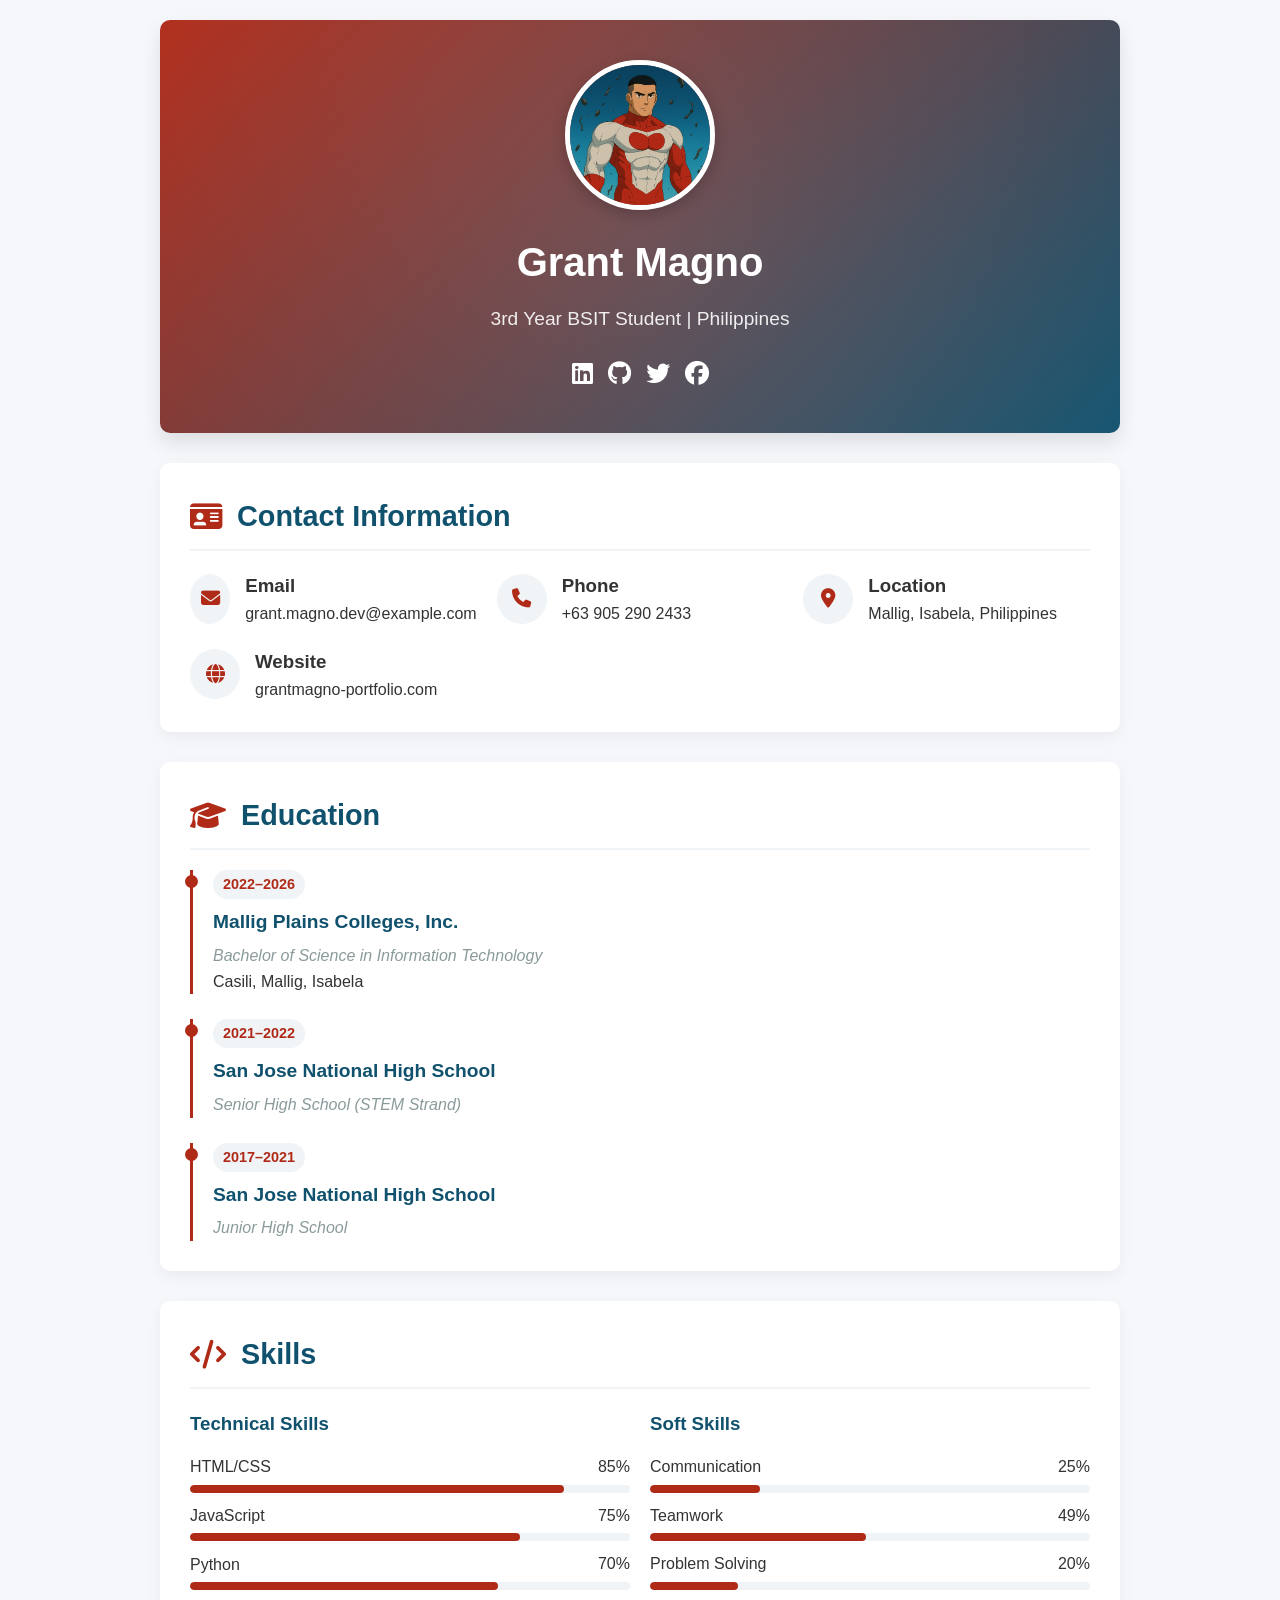
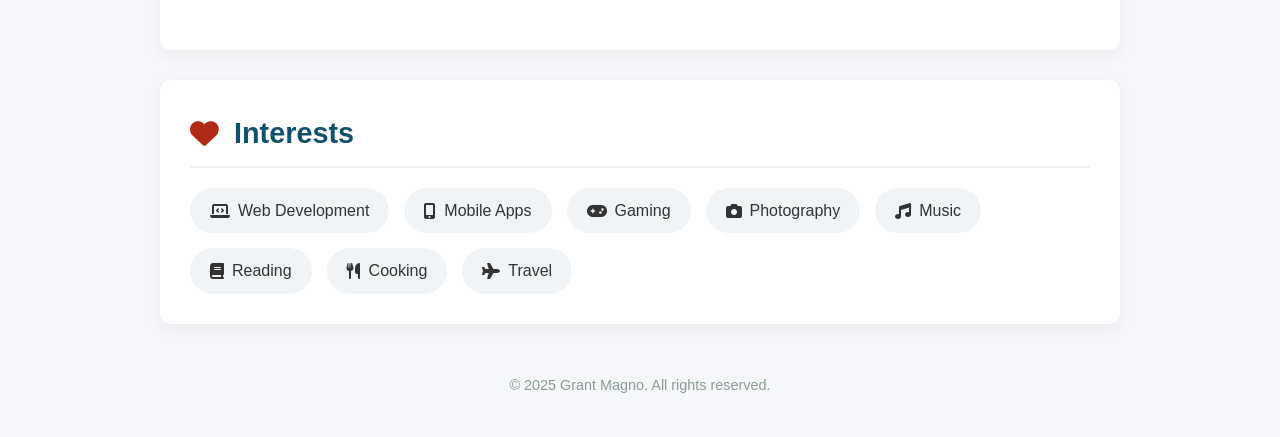
<file: web-resume/index.html>
<!DOCTYPE html>
<html lang="en">
  <head>
    <meta charset="UTF-8" />
    <meta name="viewport" content="width=device-width, initial-scale=1.0" />
    <title>Grant Magno - BSIT Student</title>
    <link
      rel="stylesheet"
      href="https://cdnjs.cloudflare.com/ajax/libs/font-awesome/6.4.0/css/all.min.css"
    />
    <link rel="stylesheet" href="styles.css" />
  </head>
  <body>
    <div class="container">
      <header>
        <img src="profile/grant-avatar.png" alt="Grant Magno" class="profile-img" />
        <h1>Grant Magno</h1>
        <p class="title">3rd Year BSIT Student | Philippines</p>
        <div class="social-links">
          <a href="#"><i class="fab fa-linkedin"></i></a>
          <a href="#"><i class="fab fa-github"></i></a>
          <a href="#"><i class="fab fa-twitter"></i></a>
          <a href="#"><i class="fab fa-facebook"></i></a>
        </div>
      </header>

      <section class="resume-section">
        <h2><i class="fas fa-id-card"></i> Contact Information</h2>
        <div class="contact-info">
          <div class="contact-item">
            <div class="contact-icon">
              <i class="fas fa-envelope"></i>
            </div>
            <div>
              <h3>Email</h3>
              <p>grant.magno.dev@example.com</p>
            </div>
          </div>
          <div class="contact-item">
            <div class="contact-icon">
              <i class="fas fa-phone"></i>
            </div>
            <div>
              <h3>Phone</h3>
              <p>+63 905 290 2433</p>
            </div>
          </div>
          <div class="contact-item">
            <div class="contact-icon">
              <i class="fas fa-map-marker-alt"></i>
            </div>
            <div>
              <h3>Location</h3>
              <p>Mallig, Isabela, Philippines</p>
            </div>
          </div>
          <div class="contact-item">
            <div class="contact-icon">
              <i class="fas fa-globe"></i>
            </div>
            <div>
              <h3>Website</h3>
              <p>grantmagno-portfolio.com</p>
            </div>
          </div>
        </div>
      </section>

      <section class="resume-section">
        <h2><i class="fas fa-graduation-cap"></i> Education</h2>
        <div class="education-item">
          <span class="education-year">2022–2026</span>
          <h3 class="education-institution">Mallig Plains Colleges, Inc.</h3>
          <p class="education-degree">Bachelor of Science in Information Technology</p>
          <p>Casili, Mallig, Isabela</p>
        </div>
        <div class="education-item">
          <span class="education-year">2021–2022</span>
          <h3 class="education-institution">San Jose National High School</h3>
          <p class="education-degree">Senior High School (STEM Strand)</p>
        </div>
        <div class="education-item">
          <span class="education-year">2017–2021</span>
          <h3 class="education-institution">San Jose National High School</h3>
          <p class="education-degree">Junior High School</p>
        </div>
      </section>

      <section class="resume-section">
        <h2><i class="fas fa-code"></i> Skills</h2>
        <div class="skills-section">
          <div class="skill-category">
            <h3>Technical Skills</h3>
            <div class="skill-item">
              <div class="skill-name">
                <span>HTML/CSS</span>
                <span>85%</span>
              </div>
              <div class="skill-bar">
                <div class="skill-progress" style="width: 85%"></div>
              </div>
            </div>
            <div class="skill-item">
              <div class="skill-name">
                <span>JavaScript</span>
                <span>75%</span>
              </div>
              <div class="skill-bar">
                <div class="skill-progress" style="width: 75%"></div>
              </div>
            </div>
            <div class="skill-item">
              <div class="skill-name">
                <span>Python</span>
                <span>70%</span>
              </div>
              <div class="skill-bar">
                <div class="skill-progress" style="width: 70%"></div>
              </div>
            </div>
          </div>
          <div class="skill-category">
            <h3>Soft Skills</h3>
            <div class="skill-item">
              <div class="skill-name">
                <span>Communication</span>
                <span>25%</span>
              </div>
              <div class="skill-bar">
                <div class="skill-progress" style="width: 25%"></div>
              </div>
            </div>
            <div class="skill-item">
              <div class="skill-name">
                <span>Teamwork</span>
                <span>49%</span>
              </div>
              <div class="skill-bar">
                <div class="skill-progress" style="width: 49%"></div>
              </div>
            </div>
            <div class="skill-item">
              <div class="skill-name">
                <span>Problem Solving</span>
                <span>20%</span>
              </div>
              <div class="skill-bar">
                <div class="skill-progress" style="width: 20%"></div>
              </div>
            </div>
          </div>
        </div>
      </section>

      <section class="resume-section">
        <h2><i class="fas fa-heart"></i> Interests</h2>
        <div class="interests-container">
          <div class="interest-item"><i class="fas fa-laptop-code"></i> Web Development</div>
          <div class="interest-item"><i class="fas fa-mobile-alt"></i> Mobile Apps</div>
          <div class="interest-item"><i class="fas fa-gamepad"></i> Gaming</div>
          <div class="interest-item"><i class="fas fa-camera"></i> Photography</div>
          <div class="interest-item"><i class="fas fa-music"></i> Music</div>
          <div class="interest-item"><i class="fas fa-book"></i> Reading</div>
          <div class="interest-item"><i class="fas fa-utensils"></i> Cooking</div>
          <div class="interest-item"><i class="fas fa-plane"></i> Travel</div>
        </div>
      </section>

      <footer>
        <p>&copy; 2025 Grant Magno. All rights reserved.</p>
      </footer>
    </div>

    <script>
      // Simple animation trigger on scroll
      document.addEventListener('DOMContentLoaded', function () {
        const sections = document.querySelectorAll('.resume-section')

        const observer = new IntersectionObserver(
          entries => {
            entries.forEach(entry => {
              if (entry.isIntersecting) {
                entry.target.style.opacity = 1
                entry.target.style.transform = 'translateY(0)'
              }
            })
          },
          { threshold: 0.1 }
        )

        sections.forEach(section => {
          section.style.opacity = 0
          section.style.transform = 'translateY(20px)'
          section.style.transition = 'opacity 0.6s ease-out, transform 0.6s ease-out'
          observer.observe(section)
        })

        // Add click effect to interest items
        const interestItems = document.querySelectorAll('.interest-item')
        interestItems.forEach(item => {
          item.addEventListener('click', function () {
            this.style.transform = 'scale(0.95)'
            setTimeout(() => {
              this.style.transform = 'translateY(-3px)'
            }, 200)
          })
        })
      })
    </script>
  </body>
</html>
</file>
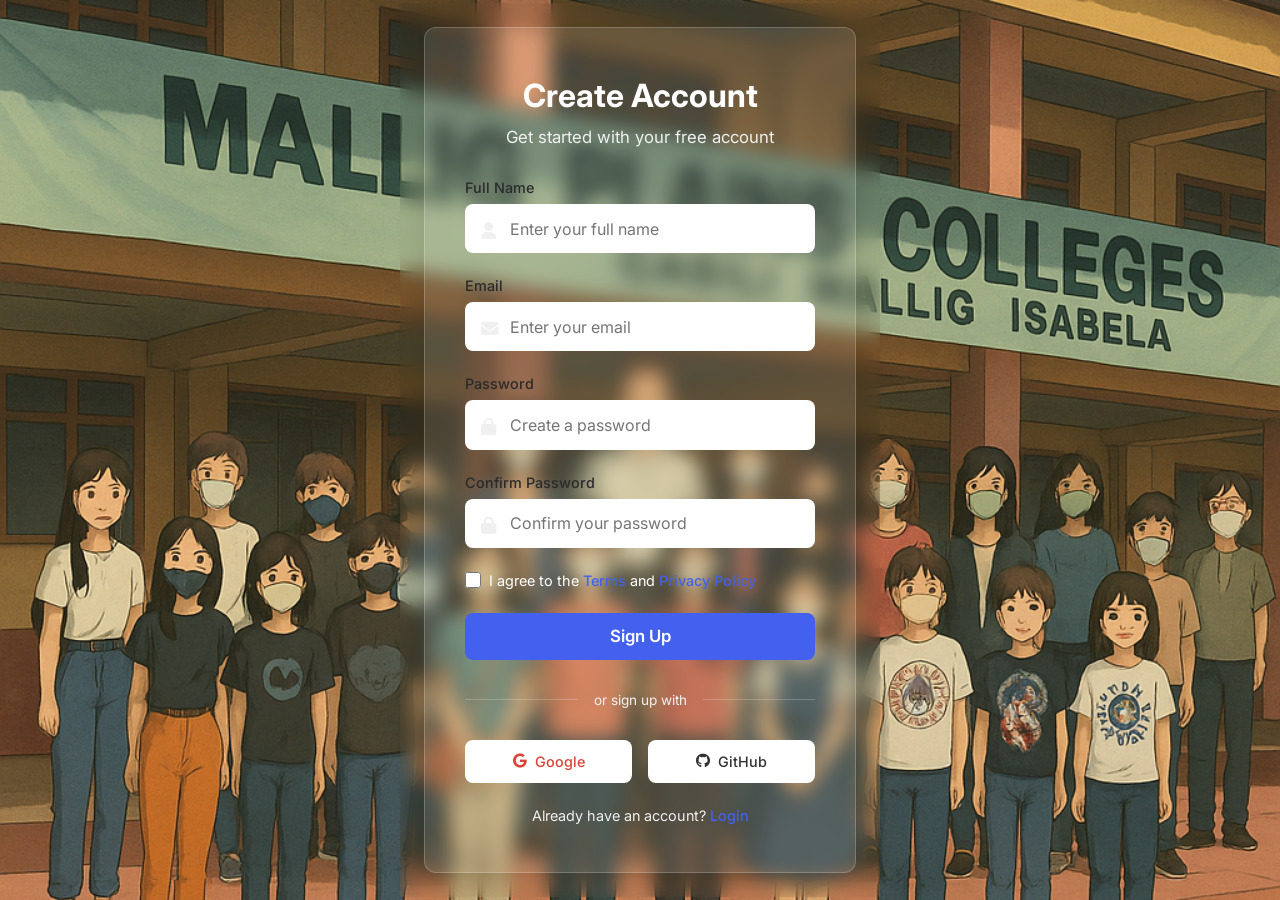
<file: login-and-signup/signup.html>
<!DOCTYPE html>
<html lang="en">
  <head>
    <meta charset="UTF-8" />
    <meta name="viewport" content="width=device-width, initial-scale=1.0" />
    <title>Sign Up</title>
    <link rel="stylesheet" href="css/signup.css" />
    <link
      rel="stylesheet"
      href="https://cdnjs.cloudflare.com/ajax/libs/font-awesome/6.4.0/css/all.min.css"
    />
  </head>
  <body>
    <div class="auth-container">
      <div class="auth-card">
        <div class="auth-header">
          <h1>Create Account</h1>
          <p>Get started with your free account</p>
        </div>

        <form class="auth-form">
          <div class="input-group">
            <label for="name">Full Name</label>
            <input type="text" id="name" placeholder="Enter your full name" />
            <i class="fas fa-user"></i>
          </div>

          <div class="input-group">
            <label for="email">Email</label>
            <input type="email" id="email" placeholder="Enter your email" />
            <i class="fas fa-envelope"></i>
          </div>

          <div class="input-group">
            <label for="password">Password</label>
            <input type="password" id="password" placeholder="Create a password" />
            <i class="fas fa-lock"></i>
          </div>

          <div class="input-group">
            <label for="confirm-password">Confirm Password</label>
            <input type="password" id="confirm-password" placeholder="Confirm your password" />
            <i class="fas fa-lock"></i>
          </div>

          <div class="form-options">
            <div class="terms">
              <input type="checkbox" id="terms" />
              <label for="terms"
                >I agree to the <a href="#">Terms</a> and <a href="#">Privacy Policy</a></label
              >
            </div>
          </div>

          <button type="submit" class="auth-button">Sign Up</button>

          <div class="auth-divider">
            <span>or sign up with</span>
          </div>

          <div class="social-auth">
            <button type="button" class="social-button google">
              <i class="fab fa-google"></i> Google
            </button>
            <button type="button" class="social-button github">
              <i class="fab fa-github"></i> GitHub
            </button>
          </div>
        </form>

        <div class="auth-footer">Already have an account? <a href="index.html">Login</a></div>
      </div>
    </div>
  </body>
</html>
</file>
<file: styles.css>
/* ==================== */
/* VARIABLES & THEMING  */
/* ==================== */
:root {
  /* Color Scheme */
  --primary-color: #4361ee;
  --secondary-color: #3f37c9;
  --dark-color: #1f2937;
  --light-color: #f9fafb;
  --accent-color: #f72585;
  --text-color: #374151;
  --text-light: #6b7280;
  --footer-bg: #1f2937;

  /* Effects */
  --shadow: 0 4px 6px -1px rgba(0, 0, 0, 0.1), 0 2px 4px -1px rgba(0, 0, 0, 0.06);
  --transition: all 0.3s ease;
}

[data-theme='dark'] {
  --primary-color: #3a86ff;
  --secondary-color: #2667cc;
  --dark-color: #f9fafb;
  --light-color: #1f2937;
  --text-color: #f3f4f6;
  --text-light: #d1d5db;
  --shadow: 0 4px 6px -1px rgba(0, 0, 0, 0.3), 0 2px 4px -1px rgba(0, 0, 0, 0.2);
  --footer-bg: #111827;
}

/* ============= */
/* BASE STYLES   */
/* ============= */
* {
  margin: 0;
  padding: 0;
  box-sizing: border-box;
}

body {
  font-family: 'Segoe UI', Tahoma, Geneva, Verdana, sans-serif;
  color: var(--text-color);
  background-color: var(--light-color);
  line-height: 1.6;
  min-height: 100vh;
  transition: var(--transition);

  /* Grid Layout */
  display: grid;
  grid-template-areas:
    'header header'
    'nav main'
    'footer footer';
  grid-template-columns: 250px 1fr;
  grid-template-rows: auto 1fr auto;
}

body.nav-collapsed {
  grid-template-columns: 0 1fr;
}

/* ============= */
/* HEADER STYLES */
/* ============= */
header {
  grid-area: header;
  background-color: var(--light-color);
  padding: 1rem 2rem;
  box-shadow: var(--shadow);
  display: flex;
  justify-content: space-between;
  align-items: center;
  z-index: 10;
}

.logo {
  display: flex;
  align-items: center;
  gap: 0.5rem;
  font-size: 1.5rem;
  font-weight: 700;
  color: var(--primary-color);
}

.logo i {
  color: var(--text-color);
}

.header-actions {
  display: flex;
  align-items: center;
  gap: 1rem;
}

/* Button Styles */
.menu-toggle,
.toggle-nav,
.theme-toggle {
  background: none;
  border: none;
  cursor: pointer;
  color: var(--text-color);
  transition: var(--transition);
  min-width: 44px;
  min-height: 44px;
  display: flex;
  align-items: center;
  justify-content: center;
}

.menu-toggle {
  display: none;
  font-size: 1.5rem;
}

.toggle-nav,
.theme-toggle {
  font-size: 1.25rem;
}

.toggle-nav:hover,
.theme-toggle:hover {
  color: var(--primary-color);
}

/* User Profile */
.user-profile {
  display: flex;
  align-items: center;
  gap: 0.5rem;
}

.avatar {
  width: 40px;
  aspect-ratio: 1 / 1;
  border-radius: 50%;
  background-color: var(--primary-color);
  display: flex;
  align-items: center;
  justify-content: center;
  color: white;
  font-weight: bold;
  user-select: none;
  cursor: pointer;
}

/* ================ */
/* NAVIGATION MENU  */
/* ================ */
nav {
  grid-area: nav;
  background-color: var(--light-color);
  padding: 1.5rem;
  border-right: 1px solid var(--text-light);
  overflow-y: auto;
  transition: var(--transition);
}

body.nav-collapsed nav {
  transform: translateX(-250px);
  opacity: 0;
  pointer-events: none;
}

.nav-menu {
  list-style: none;
  display: flex;
  flex-direction: column;
  gap: 0.5rem;
}

.nav-item {
  margin-bottom: 0.25rem;
}

.nav-link {
  display: flex;
  align-items: center;
  gap: 0.75rem;
  padding: 1rem;
  border-radius: 0.5rem;
  color: var(--text-light);
  text-decoration: none;
  transition: var(--transition);
  min-height: 44px;
}

.nav-link:hover,
.nav-link.active {
  background-color: var(--primary-color);
  color: white;
}

.nav-link.active {
  font-weight: 500;
}

.nav-link i {
  font-size: 1.1rem;
  width: 24px;
  text-align: center;
}

.nav-title {
  font-size: 0.75rem;
  text-transform: uppercase;
  letter-spacing: 0.05em;
  color: var(--text-light);
  margin: 1.5rem 0 0.5rem 1rem;
}

/* ============= */
/* MAIN CONTENT  */
/* ============= */
main {
  grid-area: main;
  padding: 2rem;
  background-color: var(--light-color);
  overflow-y: auto;
}

body.nav-collapsed main {
  padding-left: 2rem;
}

.page-header {
  display: flex;
  justify-content: space-between;
  align-items: center;
  margin-bottom: 2rem;
}

h1 {
  font-size: 1.75rem;
  color: var(--text-color);
  font-weight: 600;
}

.project-content {
  background-color: var(--light-color);
  border-radius: 0.5rem;
  padding: 2rem;
  box-shadow: var(--shadow);
  height: 95vh;
}

.project-content iframe {
  width: 100%;
  height: 95vh;
  border: none;
  border-radius: 0.5rem;
  background-color: white;
}

/* Button Styles */
.btn {
  padding: 0.5rem 1rem;
  border-radius: 0.375rem;
  border: none;
  font-weight: 500;
  cursor: pointer;
  transition: var(--transition);
  display: inline-flex;
  align-items: center;
  gap: 0.5rem;
  min-height: 44px;
}

.btn-primary {
  background-color: var(--primary-color);
  color: white;
}

.btn-primary:hover {
  background-color: var(--secondary-color);
}

/* ============= */
/* FOOTER STYLES */
/* ============= */
footer {
  grid-area: footer;
  background-color: var(--footer-bg);
  color: white;
  padding: 1.5rem 2rem;
  text-align: center;
}

.footer-content {
  max-width: 1200px;
  margin: 0 auto;
}

.footer-text {
  margin-bottom: 1rem;
  color: #d1d5db;
}

.copyright {
  font-size: 0.9rem;
}

/* ================== */
/* OVERLAY COMPONENT  */
/* ================== */
.overlay {
  position: fixed;
  top: 0;
  left: 0;
  width: 100%;
  height: 100%;
  background-color: rgba(0, 0, 0, 0.5);
  z-index: 25;
  opacity: 0;
  visibility: hidden;
  transition: var(--transition);
}

.overlay.active {
  opacity: 1;
  visibility: visible;
}

/* ==================== */
/* RESPONSIVE ADAPTATION */
/* ==================== */

/* Mobile Devices (up to 768px) */
@media (max-width: 768px) {
  body {
    grid-template-areas:
      'header header'
      'main main'
      'footer footer';
    grid-template-columns: 1fr;
  }

  body.nav-collapsed {
    grid-template-columns: 1fr;
  }

  nav {
    position: fixed;
    top: 0;
    left: -250px;
    height: 100vh;
    z-index: 30;
    transition: var(--transition);
  }

  nav.active {
    left: 0;
  }

  .menu-toggle {
    display: block;
  }

  .toggle-nav {
    display: none;
  }

  .logo span {
    display: none;
  }

  .logo::after {
    content: 'MPC';
    display: inline;
  }

  .user-profile span {
    display: none;
  }

  .page-header {
    flex-direction: column;
    align-items: flex-start;
    gap: 1rem;
  }

  .project-content {
    padding: 1rem;
    min-height: 85vh;
  }

  .project-content iframe {
    height: 80vh;
  }
}

/* Tablet Portrait (769px - 1024px) */
@media (min-width: 769px) and (max-width: 1024px) {
  body {
    grid-template-columns: 200px 1fr;
  }

  nav {
    padding: 1rem;
  }

  .project-content {
    padding: 1.5rem;
  }

  .project-content iframe {
    height: 85vh;
  }

  .logo span {
    display: none;
  }

  .logo::after {
    content: 'MPC';
    display: inline;
  }

  .user-profile span {
    display: none;
  }
}

/* iPad Pro Portrait Specific */
@media (width: 1024px) and (height: 1366px) {
  .project-content iframe {
    height: 88vh;
  }
}

/* Small Laptops/Landscape Tablets (1025px - 1366px) */
@media (min-width: 1025px) and (max-width: 1366px) {
  body {
    grid-template-columns: 220px 1fr;
  }

  .project-content iframe {
    height: 87vh;
  }
}

/* Foldable Devices */
@media (max-width: 768px) and (min-height: 720px) {
  .project-content iframe {
    height: 85vh;
  }
}

/* Large Desktops (1600px+) */
@media (min-width: 1600px) {
  body {
    grid-template-columns: 280px 1fr;
  }

  nav {
    padding: 2rem;
  }

  .project-content iframe {
    height: 92vh;
  }
}

/* Small Mobile Devices (up to 360px) */
@media (max-width: 360px) {
  header {
    padding: 1rem;
  }

  .header-actions {
    gap: 0.5rem;
  }

  .project-content {
    padding: 0.75rem;
  }
}

/* Prevent zoom on form inputs on mobile */
@media (max-width: 768px) {
  input,
  select,
  textarea {
    font-size: 16px;
  }
}

/* Better scrolling on touch devices */
html {
  -webkit-overflow-scrolling: touch;
}

/* 4K and larger displays */
@media (min-width: 1921px) {
  body {
    max-width: 1920px;
    margin: 0 auto;
  }

  .project-content iframe {
    height: 92vh;
  }
}

/* Landscape phones and small tablets */
@media (max-width: 1024px) and (orientation: landscape) {
  .project-content iframe {
    height: 82vh;
  }
}

/* Tall mobile devices (18:9 aspect ratio) */
@media (max-width: 768px) and (min-aspect-ratio: 18/9) {
  .project-content iframe {
    height: 75vh;
  }
}
</file>
<file: birthday-invitation/styles.css>
/* Modern Dark Theme Styles */
:root {
  --primary: #6c5ce7;
  --secondary: #a29bfe;
  --accent: #fd79a8;
  --dark: #2d3436;
  --darker: #1e272e;
  --light: #dfe6e9;
}

* {
  margin: 0;
  padding: 0;
  box-sizing: border-box;
  font-family: 'Segoe UI', Tahoma, Geneva, Verdana, sans-serif;
}

body {
  background-color: var(--darker);
  color: var(--light);
  min-height: 100vh;
  display: flex;
  justify-content: center;
  align-items: center;
  padding: 20px;
}

.invitation-card {
  background: linear-gradient(135deg, var(--dark), var(--darker));
  border-radius: 20px;
  box-shadow: 0 15px 30px rgba(0, 0, 0, 0.3);
  width: 100%;
  max-width: 800px;
  overflow: hidden;
  position: relative;
  padding-bottom: 40px;
}

.header {
  background: linear-gradient(45deg, var(--primary), var(--secondary));
  padding: 30px;
  text-align: center;
  position: relative;
}

.header::after {
  content: '';
  position: absolute;
  bottom: -20px;
  left: 0;
  width: 100%;
  height: 40px;
  background: var(--darker);
  clip-path: ellipse(50% 50% at 50% 50%);
}

h1 {
  font-size: 2.5rem;
  margin-bottom: 10px;
  font-weight: 800;
  background: linear-gradient(to right, #fff, #f5f5f5);
  -webkit-background-clip: text;
  background-clip: text;
  color: transparent;
}

.subtitle {
  font-size: 1.2rem;
  opacity: 0.9;
}

.content {
  padding: 30px;
  text-align: center;
}

.date-time {
  display: flex;
  justify-content: center;
  gap: 30px;
  margin: 25px 0;
}

.detail-box {
  background: rgba(255, 255, 255, 0.05);
  padding: 15px 25px;
  border-radius: 10px;
  border-left: 3px solid var(--accent);
}

.detail-label {
  font-size: 0.8rem;
  opacity: 0.7;
  text-transform: uppercase;
  letter-spacing: 1px;
}

.detail-value {
  font-size: 1.2rem;
  font-weight: 600;
  margin-top: 5px;
  color: var(--secondary);
}

.location {
  margin: 30px 0;
}

.location p {
  margin-top: 10px;
  font-size: 1.1rem;
}

.cake-container {
  margin: 30px 0;
  display: flex;
  justify-content: center;
  align-items: center;
  font-size: 3rem;
  animation: float 3s ease-in-out infinite;
}

@keyframes float {
  0% {
    transform: translateY(0px);
  }
  50% {
    transform: translateY(-15px);
  }
  100% {
    transform: translateY(0px);
  }
}

.what-to-bring {
  margin: 30px 0;
  background: rgba(255, 255, 255, 0.05);
  padding: 20px;
  border-radius: 10px;
  border-top: 3px solid var(--accent);
}

.what-to-bring ul {
  list-style-type: none;
  margin-top: 10px;
}

.what-to-bring li {
  padding: 8px 0;
  position: relative;
  padding-left: 25px;
}

.what-to-bring li::before {
  content: '🎁';
  position: absolute;
  left: 0;
}

.map-link {
  display: inline-block;
  margin-top: 15px;
  color: var(--secondary);
  text-decoration: none;
  font-weight: 600;
  transition: all 0.3s ease;
}

.map-link:hover {
  color: var(--accent);
  text-decoration: underline;
}

.send-wish {
  background-color: var(--primary);
  color: var(--light);
  border: none;
  padding: 15px 40px;
  font-size: 1.1rem;
  font-weight: 600;
  border-radius: 50px;
  cursor: pointer;
  transition: all 0.3s ease;
  margin-top: 20px;
  box-shadow: 0 5px 15px rgba(108, 92, 231, 0.4);
}

.send-wish:hover {
  transform: translateY(-3px);
  box-shadow: 0 8px 20px rgba(108, 92, 231, 0.6);
  background-color: var(--secondary);
}

.confetti {
  position: absolute;
  width: 10px;
  height: 10px;
  background-color: var(--accent);
  opacity: 0;
}

footer {
  margin-top: 30px;
  font-size: 0.9rem;
  opacity: 0.7;
}

/* Responsive Design Adjustments */
@media (max-width: 1024px) {
  /* Tablet Landscape / Small Laptops */
  .invitation-card {
    max-width: 700px;
  }

  h1 {
    font-size: 2.3rem;
  }
}

@media (max-width: 768px) {
  /* Tablets */
  .invitation-card {
    max-width: 600px;
  }

  .header {
    padding: 25px;
  }

  .content {
    padding: 25px;
  }

  .date-time {
    gap: 20px;
  }
}

@media (max-width: 600px) {
  /* Large Phones / Small Tablets */
  .date-time {
    flex-direction: column;
    gap: 15px;
  }

  h1 {
    font-size: 2rem;
  }

  .detail-box {
    padding: 12px 20px;
  }

  .cake-container {
    font-size: 2.5rem;
    margin: 25px 0;
  }
}

@media (max-width: 480px) {
  /* Phones */
  .header {
    padding: 20px;
  }

  .content {
    padding: 20px;
  }

  h1 {
    font-size: 1.8rem;
  }

  .subtitle {
    font-size: 1rem;
  }

  .detail-value {
    font-size: 1.1rem;
  }

  .send-wish {
    padding: 12px 30px;
    font-size: 1rem;
  }

  .cake-container {
    font-size: 2rem;
  }
}

@media (max-width: 320px) {
  /* Small Phones */
  .header {
    padding: 15px;
  }

  h1 {
    font-size: 1.6rem;
  }

  .detail-box {
    padding: 10px 15px;
  }

  .detail-value {
    font-size: 1rem;
  }

  .what-to-bring {
    padding: 15px;
  }
}
</file>
<file: enrollment-form/styles.css>
:root {
  --primary: #2c5e1a;
  --primary-light: #3d8a23;
  --secondary: #f8f9fa;
  --accent: #ff6b35;
  --text: #000;
  --text-light: #6c757d;
  --border: #dee2e6;
  --shadow: 0 4px 20px rgba(0, 0, 0, 0.08);
  --transition: all 0.3s ease;
}

* {
  margin: 0;
  padding: 0;
  box-sizing: border-box;
}

body {
  font-family: 'Poppins', sans-serif;
  background-color: #f5f7fa;
  color: var(--text);
  line-height: 1.6;
  padding: 0;
  margin: 0;
  background-image: url('images/mpci-image.png');
  background-size: cover;
  background-position: center;
  background-attachment: fixed;
  min-height: 100vh;
  display: flex;
  justify-content: center;
  align-items: center;
  padding: 2rem;
}

.form-container {
  background: rgba(255, 255, 255, 0.5);
  backdrop-filter: blur(10px);
  width: 100%;
  max-width: 700px;
  border-radius: 16px;
  box-shadow: var(--shadow);
  overflow: hidden;
  transition: var(--transition);
}

.form-header {
  background-color: var(--primary);
  color: white;
  padding: 1.5rem;
  text-align: center;
  position: relative;
}

.form-header h2 {
  font-weight: 600;
  font-size: 1.8rem;
  margin-bottom: 0.5rem;
}

.form-header p {
  font-weight: 300;
  opacity: 0.9;
  font-size: 0.9rem;
}

.form-header::after {
  content: '';
  position: absolute;
  bottom: -10px;
  left: 0;
  width: 100%;
  height: 20px;
  background: url("data:image/svg+xml,%3Csvg xmlns='http://www.w3.org/2000/svg' viewBox='0 0 1440 320'%3E%3Cpath fill='%232c5e1a' fill-opacity='1' d='M0,192L48,197.3C96,203,192,213,288,229.3C384,245,480,267,576,250.7C672,235,768,181,864,181.3C960,181,1056,235,1152,234.7C1248,235,1344,181,1392,154.7L1440,128L1440,320L1392,320C1344,320,1248,320,1152,320C1056,320,960,320,864,320C768,320,672,320,576,320C480,320,384,320,288,320C192,320,96,320,48,320L0,320Z'%3E%3C/path%3E%3C/svg%3E");
  background-size: cover;
}

form {
  padding: 2rem;
}

.form-group {
  margin-bottom: 1.5rem;
  position: relative;
}

label {
  display: block;
  margin-bottom: 0.5rem;
  font-weight: 500;
  color: var(--text);
  font-size: 0.95rem;
}

.input-icon {
  position: absolute;
  left: 15px;
  top: 45px;
  color: var(--text-light);
}

input:not([type='checkbox']),
select,
textarea {
  width: 100%;
  padding: 12px 15px 12px 40px;
  border: 1px solid var(--border);
  border-radius: 8px;
  font-family: 'Poppins', sans-serif;
  font-size: 0.95rem;
  transition: var(--transition);
  background-color: var(--secondary);
}

input:focus,
select:focus,
textarea:focus {
  outline: none;
  border-color: var(--primary);
  box-shadow: 0 0 0 3px rgba(44, 94, 26, 0.2);
}

input[type='date'],
select {
  appearance: none;
}

.row {
  display: flex;
  gap: 1.5rem;
}

.row .form-group {
  flex: 1;
}

textarea {
  min-height: 100px;
  resize: vertical;
  padding-left: 15px;
}

.file-input {
  position: relative;
}

.file-input input[type='file'] {
  position: absolute;
  opacity: 0;
  width: 100%;
  height: 100%;
  top: 0;
  left: 0;
  cursor: pointer;
}

.file-input-label {
  display: flex;
  align-items: center;
  justify-content: space-between;
  padding: 12px 15px;
  border: 1px dashed var(--border);
  border-radius: 8px;
  background-color: var(--secondary);
  cursor: pointer;
  transition: var(--transition);
}

.file-input-label:hover {
  border-color: var(--primary);
}

.file-input-label i {
  color: var(--primary);
}

.file-name {
  font-size: 0.85rem;
  color: var(--text-light);
  margin-top: 0.5rem;
  display: none;
}

.checkbox-group {
  display: flex;
  align-items: flex-start;
  gap: 0.75rem;
  margin: 2rem 0;
}

.checkbox-group input[type='checkbox'] {
  appearance: none;
  width: 20px;
  height: 20px;
  border: 2px solid var(--border);
  border-radius: 4px;
  cursor: pointer;
  flex-shrink: 0;
  margin-top: 3px;
  transition: var(--transition);
}

.checkbox-group input[type='checkbox']:checked {
  background-color: var(--primary);
  border-color: var(--primary);
  background-image: url("data:image/svg+xml,%3Csvg xmlns='http://www.w3.org/2000/svg' viewBox='0 0 24 24' fill='white'%3E%3Cpath d='M9 16.17L4.83 12l-1.42 1.41L9 19 21 7l-1.41-1.41L9 16.17z'/%3E%3C/svg%3E");
  background-position: center;
  background-repeat: no-repeat;
  background-size: 14px;
}

.checkbox-group label {
  font-weight: 400;
  margin-bottom: 0;
  font-size: 0.9rem;
  color: var(--text-light);
}

.checkbox-group label a {
  color: var(--primary);
  text-decoration: none;
}

.checkbox-group label a:hover {
  text-decoration: underline;
}

button[type='submit'] {
  width: 100%;
  padding: 14px;
  background-color: var(--primary);
  color: white;
  border: none;
  border-radius: 8px;
  font-family: 'Poppins', sans-serif;
  font-size: 1rem;
  font-weight: 500;
  cursor: pointer;
  transition: var(--transition);
  display: flex;
  align-items: center;
  justify-content: center;
  gap: 0.5rem;
}

button[type='submit']:hover {
  background-color: var(--primary-light);
  transform: translateY(-2px);
}

@media (max-width: 768px) {
  body {
    padding: 1rem;
    background-attachment: scroll;
  }

  .row {
    flex-direction: column;
    gap: 1rem;
  }

  .form-header h2 {
    font-size: 1.5rem;
  }

  form {
    padding: 1.5rem;
  }
}

/* Animation */
@keyframes fadeIn {
  from {
    opacity: 0;
    transform: translateY(10px);
  }
  to {
    opacity: 1;
    transform: translateY(0);
  }
}

.form-group {
  animation: fadeIn 0.4s ease forwards;
}

.form-group:nth-child(1) {
  animation-delay: 0.1s;
}
.form-group:nth-child(2) {
  animation-delay: 0.2s;
}
.form-group:nth-child(3) {
  animation-delay: 0.3s;
}
.form-group:nth-child(4) {
  animation-delay: 0.4s;
}
.form-group:nth-child(5) {
  animation-delay: 0.5s;
}
.form-group:nth-child(6) {
  animation-delay: 0.6s;
}
.form-group:nth-child(7) {
  animation-delay: 0.7s;
}
.form-group:nth-child(8) {
  animation-delay: 0.8s;
}
.form-group:nth-child(9) {
  animation-delay: 0.9s;
}
.form-group:nth-child(10) {
  animation-delay: 1s;
}
.form-group:nth-child(11) {
  animation-delay: 1.1s;
}
.form-group:nth-child(12) {
  animation-delay: 1.2s;
}
</file>
<file: html-portfolio-project/styles.css>
:root {
  --primary-color: #6c63ff;
  --secondary-color: #4d44db;
  --dark-color: #2f2e41;
  --light-color: #f8f9fa;
  --accent-color: #ff6584;
}

body {
  font-family: 'Segoe UI', Tahoma, Geneva, Verdana, sans-serif;
  color: var(--dark-color);
  background-color: #ffffff;
  overflow-x: hidden;
}

.navbar {
  background-color: white;
  box-shadow: 0 2px 10px rgba(0, 0, 0, 0.1);
  padding: 15px 0;
}

.navbar-brand {
  font-weight: 700;
  color: var(--primary-color) !important;
}

.nav-link {
  font-weight: 500;
  margin: 0 10px;
  color: var(--dark-color) !important;
}

.nav-link:hover {
  color: var(--primary-color) !important;
}

.hero {
  padding: 100px 0;
  background: linear-gradient(135deg, #f5f7fa 0%, #e4e8f0 100%);
}

.hero h1 {
  font-weight: 700;
  margin-bottom: 20px;
}

.hero p {
  font-size: 1.2rem;
  color: #666;
  max-width: 600px;
  margin: 0 auto 30px;
}

.btn-primary {
  background-color: var(--primary-color);
  border-color: var(--primary-color);
  padding: 10px 25px;
  border-radius: 50px;
  font-weight: 500;
}

.btn-primary:hover {
  background-color: var(--secondary-color);
  border-color: var(--secondary-color);
}

.section-title {
  text-align: center;
  margin-bottom: 60px;
  position: relative;
}

.section-title:after {
  content: '';
  display: block;
  width: 80px;
  height: 4px;
  background: var(--primary-color);
  margin: 20px auto;
  border-radius: 2px;
}

.project-card {
  border: none;
  border-radius: 10px;
  overflow: hidden;
  box-shadow: 0 5px 15px rgba(0, 0, 0, 0.05);
  transition: all 0.3s ease;
  margin-bottom: 30px;
  background: white;
}

.project-card:hover {
  transform: translateY(-10px);
  box-shadow: 0 15px 30px rgba(0, 0, 0, 0.1);
}

.project-img {
  height: 200px;
  object-fit: cover;
  background-color: #f0f0f0;
  display: flex;
  align-items: center;
  justify-content: center;
  color: #999;
  font-size: 1.2rem;
}

.project-card .card-body {
  padding: 25px;
}

.project-card .card-title {
  font-weight: 600;
  margin-bottom: 10px;
}

.project-card .card-text {
  color: #666;
  margin-bottom: 20px;
}

.project-link {
  color: var(--primary-color);
  font-weight: 500;
  text-decoration: none;
  display: inline-flex;
  align-items: center;
}

.project-link i {
  margin-left: 5px;
  transition: transform 0.3s ease;
}

.project-link:hover {
  color: var(--secondary-color);
}

.project-link:hover i {
  transform: translateX(5px);
}

footer {
  background-color: var(--dark-color);
  color: white;
  padding: 50px 0 20px;
}

.social-links a {
  color: white;
  font-size: 1.2rem;
  margin: 0 10px;
  transition: color 0.3s ease;
}

.social-links a:hover {
  color: var(--accent-color);
}

.back-to-top {
  position: fixed;
  bottom: 20px;
  right: 20px;
  width: 50px;
  height: 50px;
  background-color: var(--primary-color);
  color: white;
  border-radius: 50%;
  display: flex;
  align-items: center;
  justify-content: center;
  font-size: 1.2rem;
  opacity: 0;
  visibility: hidden;
  transition: all 0.3s ease;
  z-index: 999;
}

.back-to-top.active {
  opacity: 1;
  visibility: visible;
}

.back-to-top:hover {
  background-color: var(--secondary-color);
  color: white;
}

/* Responsive Styles */
@media (max-width: 1199.98px) {
  /* Large devices (desktops, less than 1200px) */
  .hero {
    padding: 80px 0;
  }
}

@media (max-width: 991.98px) {
  /* Medium devices (tablets, less than 992px) */
  .hero h1 {
    font-size: 2.5rem;
  }

  .hero p {
    font-size: 1.1rem;
  }

  .about-img {
    max-width: 350px !important;
  }

  .project-img {
    height: 180px;
  }
}

@media (max-width: 767.98px) {
  /* Small devices (landscape phones, less than 768px) */
  .navbar {
    padding: 10px 0;
  }

  .hero {
    padding: 70px 0;
  }

  .hero h1 {
    font-size: 2.2rem;
  }

  .section-title {
    margin-bottom: 40px;
  }

  .about-img {
    max-width: 300px !important;
    margin-bottom: 30px !important;
  }

  .project-card {
    margin-bottom: 25px;
  }

  .contact form {
    padding: 0 15px;
  }
}

@media (max-width: 575.98px) {
  /* Extra small devices (portrait phones, less than 576px) */
  .hero {
    padding: 60px 0;
  }

  .hero h1 {
    font-size: 1.8rem;
  }

  .hero p {
    font-size: 1rem;
    padding: 0 15px;
  }

  .btn-primary {
    padding: 8px 20px;
  }

  .project-img {
    height: 160px;
  }

  .project-card .card-body {
    padding: 20px;
  }

  .skills .badge {
    font-size: 0.8rem;
  }

  footer {
    padding: 30px 0 15px;
  }

  .back-to-top {
    width: 40px;
    height: 40px;
    font-size: 1rem;
  }
}

/* iPad Pro Portrait */
@media only screen and (min-device-width: 1024px) and (max-device-width: 1024px) and (orientation: portrait) and (-webkit-min-device-pixel-ratio: 2) {
  .hero {
    padding: 90px 0;
  }

  .project-card {
    margin-bottom: 25px;
  }
}

/* iPad Pro Landscape */
@media only screen and (min-device-width: 1366px) and (max-device-width: 1366px) and (orientation: landscape) and (-webkit-min-device-pixel-ratio: 2) {
  .hero {
    padding: 80px 0;
  }
}

/* Large desktop screens (1440p and up) */
@media (min-width: 1600px) {
  .container {
    max-width: 1400px;
  }

  .hero {
    padding: 120px 0;
  }

  .hero h1 {
    font-size: 3.5rem;
  }

  .hero p {
    font-size: 1.3rem;
  }

  .project-card .card-body {
    padding: 30px;
  }
}

/* Ultra-wide screens */
@media (min-width: 2000px) {
  .container {
    max-width: 1800px;
  }

  .hero h1 {
    font-size: 4rem;
  }

  .section-title {
    font-size: 2.5rem;
  }

  .project-card {
    margin-bottom: 40px;
  }

  .project-img {
    height: 250px;
  }
}

/* Mobile landscape */
@media (max-height: 500px) and (orientation: landscape) {
  .hero {
    padding: 40px 0;
  }

  .navbar {
    padding: 5px 0;
  }

  .project-card {
    margin-bottom: 15px;
  }
}

/* Foldable devices */
@media (max-width: 350px) {
  .hero h1 {
    font-size: 1.5rem;
  }

  .navbar-brand {
    font-size: 1rem;
    padding: 0.5rem 0;
    margin-right: 0;
    white-space: nowrap;
    overflow: hidden;
    text-overflow: ellipsis;
    max-width: 150px;
  }

  .nav-link {
    margin: 0 5px;
    font-size: 0.9rem;
  }

  .project-img {
    height: 140px;
  }

  .project-card .card-title {
    font-size: 1rem;
  }

  .project-card .card-text {
    font-size: 0.85rem;
  }

  .project-link {
    font-size: 0.9rem;
  }

  .back-to-top {
    width: 35px;
    height: 35px;
    font-size: 0.9rem;
  }
}

/* iPad (768px - 1024px) */
@media only screen and (min-width: 768px) and (max-width: 1024px) {
  .hero {
    padding: 90px 0;
  }

  .project-card {
    margin-bottom: 25px;
  }

  .about-section {
    padding: 40px 0;
  }

  .about-img {
    max-width: 300px !important;
  }
}

/* Large tablets and small laptops (1025px - 1280px) */
@media only screen and (min-width: 1025px) and (max-width: 1280px) {
  .container {
    max-width: 95%;
  }

  .project-card .card-body {
    padding: 20px;
  }
}

/* 2K and 4K screens */
@media only screen and (min-width: 2000px) {
  .container {
    max-width: 1600px;
  }

  .hero h1 {
    font-size: 4rem;
  }

  .hero p {
    font-size: 1.5rem;
    max-width: 800px;
  }

  .section-title {
    font-size: 2.5rem;
    margin-bottom: 80px;
  }

  .project-card .card-title {
    font-size: 1.5rem;
  }

  .project-card .card-text {
    font-size: 1.1rem;
  }

  .about-section p {
    font-size: 1.2rem;
  }
}

/* Foldable devices and very small screens */
@media only screen and (max-width: 350px) {
  .hero h1 {
    font-size: 1.5rem;
  }

  .hero p {
    font-size: 0.9rem;
  }

  .btn-primary {
    padding: 6px 15px;
    font-size: 0.9rem;
  }

  .project-img {
    height: 120px;
  }

  .project-card .card-body {
    padding: 15px;
  }

  .project-card .card-title {
    font-size: 0.95rem;
  }

  .project-card .card-text {
    font-size: 0.8rem;
  }

  .project-link {
    font-size: 0.85rem;
  }
}

/* Tall mobile devices (like Galaxy Fold unfolded) */
@media only screen and (min-height: 800px) and (max-width: 768px) {
  .hero {
    padding: 100px 0;
  }

  .section-title {
    margin-bottom: 50px;
  }
}

/* Short mobile devices */
@media only screen and (max-height: 600px) {
  .hero {
    padding: 50px 0;
  }

  .section-title {
    margin-bottom: 30px;
  }

  .project-card {
    margin-bottom: 20px;
  }
}

/* Ultra-wide monitors (21:9 aspect ratio) */
@media only screen and (min-width: 2560px) and (min-aspect-ratio: 21/9) {
  .container {
    max-width: 2000px;
  }

  .hero h1 {
    font-size: 5rem;
  }

  .hero p {
    font-size: 1.8rem;
    max-width: 1000px;
  }

  .section-title {
    font-size: 3rem;
    margin-bottom: 100px;
  }

  .project-card .card-title {
    font-size: 1.8rem;
  }

  .project-card .card-text {
    font-size: 1.3rem;
  }

  .about-section p {
    font-size: 1.4rem;
  }

  .btn-primary {
    padding: 15px 35px;
    font-size: 1.2rem;
  }
}

/* About Image Styles */
.about-img-container {
  width: 400px;
  height: 400px;
  margin: 0 auto;
  border-radius: 50%;
  overflow: hidden;
}

.about-img {
  width: 100%;
  height: 100%;
  object-fit: cover;
  object-position: top;
}

/* Responsive adjustments */
@media (max-width: 991.98px) {
  .about-img-container {
    width: 350px;
    height: 350px;
  }
}

@media (max-width: 767.98px) {
  .about-img-container {
    width: 300px;
    height: 300px;
    margin-bottom: 30px;
  }
}

@media (max-width: 575.98px) {
  .about-img-container {
    width: 250px;
    height: 250px;
  }
}
</file>
<file: login-and-signup/css/login.css>
@import url('https://fonts.googleapis.com/css2?family=Inter:wght@300;400;500;600;700&display=swap');

:root {
  --primary: #4361ee;
  --primary-dark: #3a56d4;
  --text: #2b2b2b;
  --light-text: #f0f0f0;
  --bg: #121212;
  --card-bg: rgba(255, 255, 255, 0.1);
  --border: rgba(255, 255, 255, 0.2);
  --shadow: 0 4px 30px rgba(0, 0, 0, 0.1);
}

* {
  margin: 0;
  padding: 0;
  box-sizing: border-box;
  font-family: 'Inter', sans-serif;
}

body {
  background: url('../images/mpci-image.png') no-repeat center center fixed;
  background-size: cover;
  color: white;
  min-height: 100vh;
  display: flex;
  justify-content: center;
  align-items: center;
}

.auth-container {
  width: 100%;
  max-width: 420px;
  padding: 1.5rem;
  backdrop-filter: blur(10px);
}

.auth-card {
  background-color: var(--card-bg);
  border-radius: 12px;
  padding: 2.5rem 2rem;
  box-shadow: var(--shadow);
  border: 1px solid var(--border);
  backdrop-filter: blur(5px);
}

.auth-header {
  text-align: center;
  margin-bottom: 2rem;
}

.auth-header h1 {
  font-size: 1.75rem;
  font-weight: 700;
  color: white;
  margin-bottom: 0.5rem;
}

.auth-header p {
  color: var(--light-text);
  font-size: 0.95rem;
}

.auth-form {
  display: flex;
  flex-direction: column;
  gap: 1.25rem;
}

.input-group {
  position: relative;
}

.input-group label {
  display: block;
  margin-bottom: 0.5rem;
  font-size: 0.9rem;
  font-weight: 500;
  color: var(--text);
}

.input-group input {
  width: 100%;
  padding: 0.75rem 1rem 0.75rem 2.5rem;
  border: 1px solid var(--border);
  border-radius: 8px;
  font-size: 0.95rem;
  transition: all 0.2s ease;
}

.input-group input:focus {
  outline: none;
  border-color: var(--primary);
  box-shadow: 0 0 0 3px rgba(67, 97, 238, 0.1);
}

.input-group i {
  position: absolute;
  left: 1rem;
  bottom: 0.75rem;
  color: var(--light-text);
  font-size: 1rem;
}

.form-options {
  display: flex;
  justify-content: space-between;
  align-items: center;
  font-size: 0.9rem;
}

.remember-me {
  display: flex;
  align-items: center;
  gap: 0.5rem;
}

.remember-me input {
  width: 1rem;
  height: 1rem;
}

.forgot-password {
  color: var(--primary);
  text-decoration: none;
  font-weight: 500;
}

.forgot-password:hover {
  text-decoration: underline;
}

.auth-button {
  background-color: var(--primary);
  color: white;
  border: none;
  padding: 0.75rem;
  border-radius: 8px;
  font-size: 1rem;
  font-weight: 600;
  cursor: pointer;
  transition: background-color 0.2s ease;
}

.auth-button:hover {
  background-color: var(--primary-dark);
}

.auth-divider {
  display: flex;
  align-items: center;
  gap: 1rem;
  color: var(--light-text);
  font-size: 0.85rem;
  margin: 0.5rem 0;
}

.auth-divider::before,
.auth-divider::after {
  content: '';
  flex: 1;
  height: 1px;
  background-color: var(--border);
}

.social-auth {
  display: flex;
  gap: 1rem;
}

.social-button {
  flex: 1;
  padding: 0.75rem;
  border-radius: 8px;
  border: 1px solid var(--border);
  background-color: white;
  display: flex;
  align-items: center;
  justify-content: center;
  gap: 0.5rem;
  font-size: 0.9rem;
  font-weight: 500;
  cursor: pointer;
  transition: all 0.2s ease;
}

.social-button:hover {
  background-color: var(--bg);
}

.social-button.google {
  color: #db4437;
}

.social-button.github {
  color: #333;
}

.auth-footer {
  text-align: center;
  margin-top: 1.5rem;
  font-size: 0.9rem;
  color: var(--light-text);
}

.auth-footer a {
  color: var(--primary);
  font-weight: 500;
  text-decoration: none;
}

.auth-footer a:hover {
  text-decoration: underline;
}

/* Add these media queries at the end of both login.css and signup.css files */

/* For tablets (portrait) and large phones */
@media (max-width: 768px) {
  .auth-container {
    max-width: 380px;
    padding: 1rem;
  }

  .auth-card {
    padding: 2rem 1.5rem;
  }

  .auth-header h1 {
    font-size: 1.5rem;
  }

  .social-auth {
    flex-direction: column;
    gap: 0.75rem;
  }

  .social-button {
    width: 100%;
  }
}

/* For small tablets and large phones (landscape) */
@media (max-width: 768px) and (orientation: landscape) {
  .auth-container {
    max-width: 360px;
    padding: 0.5rem;
  }

  .auth-card {
    padding: 1.5rem 1.25rem;
  }

  .auth-form {
    gap: 1rem;
  }
}

/* For medium phones */
@media (max-width: 480px) {
  .auth-container {
    max-width: 340px;
    padding: 0.75rem;
  }

  .auth-card {
    padding: 1.75rem 1.25rem;
  }

  .auth-header h1 {
    font-size: 1.4rem;
  }

  .auth-header p {
    font-size: 0.85rem;
  }

  .input-group label {
    font-size: 0.85rem;
  }

  .input-group input {
    padding: 0.65rem 0.9rem 0.65rem 2.25rem;
    font-size: 0.9rem;
  }

  .input-group i {
    font-size: 0.9rem;
    left: 0.9rem;
    bottom: 0.65rem;
  }

  .form-options {
    flex-direction: column;
    align-items: flex-start;
    gap: 0.75rem;
  }
}

/* For small phones */
@media (max-width: 360px) {
  .auth-container {
    max-width: 300px;
    padding: 0.5rem;
  }

  .auth-card {
    padding: 1.5rem 1rem;
  }

  .auth-header h1 {
    font-size: 1.3rem;
  }

  .auth-button {
    padding: 0.65rem;
    font-size: 0.95rem;
  }

  .auth-footer {
    font-size: 0.85rem;
  }
}

/* For iPad Pro and similar large tablets */
@media (min-width: 769px) and (max-width: 1024px) {
  .auth-container {
    max-width: 450px;
  }

  .auth-card {
    padding: 3rem 2.5rem;
  }

  .auth-header h1 {
    font-size: 2rem;
  }

  .auth-header p {
    font-size: 1rem;
  }
}

/* For desktop screens with higher resolutions */
@media (min-width: 1200px) {
  .auth-container {
    max-width: 480px;
  }

  .auth-card {
    padding: 3rem 2.5rem;
  }

  .auth-header h1 {
    font-size: 2rem;
    margin-bottom: 0.75rem;
  }

  .auth-header p {
    font-size: 1.05rem;
  }

  .auth-form {
    gap: 1.5rem;
  }

  .input-group input {
    padding: 0.85rem 1rem 0.85rem 2.75rem;
    font-size: 1rem;
  }

  .input-group i {
    font-size: 1.1rem;
    bottom: 0.85rem;
  }

  .auth-button {
    padding: 0.85rem;
    font-size: 1.05rem;
  }
}
</file>
<file: mpc-history/styles.css>
:root {
  --primary-color: #0077b6;
  --secondary-color: #48cae4;
  --accent-color: #caf0f8;
  --text-color: #333;
  --light-text: #f8f9fa;
}

* {
  margin: 0;
  padding: 0;
  box-sizing: border-box;
  font-family: "Segoe UI", Tahoma, Geneva, Verdana, sans-serif;
}

body {
  background-color: #f9f9f9;
  color: var(--text-color);
  line-height: 1.6;
}

header {
  background: linear-gradient(rgba(0, 0, 0, 0.5), rgba(0, 0, 0, 0.5)),
    url("https://images.unsplash.com/photo-1523050854058-8df90110c9f1?ixlib=rb-1.2.1&auto=format&fit=crop&w=1350&q=80");
  background-size: cover;
  background-position: center;
  color: var(--light-text);
  padding: 2rem 0;
  text-align: center;
  position: relative;
  overflow: hidden;
}

.header-content {
  max-width: 1200px;
  margin: 0 auto;
  padding: 0 2rem;
  position: relative;
  z-index: 2;
}

h1 {
  font-size: 3rem;
  margin-bottom: 1rem;
  font-weight: 700;
  text-shadow: 2px 2px 4px rgba(0, 0, 0, 0.5);
}

.subtitle {
  font-size: 1.2rem;
  opacity: 0.9;
  max-width: 800px;
  margin: 0 auto;
  text-shadow: 1px 1px 2px rgba(0, 0, 0, 0.5);
}

.header-wave {
  position: absolute;
  bottom: 0;
  left: 0;
  width: 100%;
  height: 100px;
  background: url('data:image/svg+xml;utf8,<svg viewBox="0 0 1200 120" xmlns="http://www.w3.org/2000/svg" preserveAspectRatio="none"><path d="M0,0V46.29c47.79,22.2,103.59,32.17,158,28,70.36-5.37,136.33-33.31,206.8-37.5C438.64,32.43,512.34,53.67,583,72.05c69.27,18,138.3,24.88,209.4,13.08,36.15-6,69.85-17.84,104.45-29.34C989.49,25,1113-14.29,1200,52.47V0Z" fill="%23f9f9f9" opacity=".25"/><path d="M0,0V15.81C13,36.92,27.64,56.86,47.69,72.05,99.41,111.27,165,111,224.58,91.58c31.15-10.15,60.09-26.07,89.67-39.8,40.92-19,84.73-46,130.83-49.67,36.26-2.85,70.9,9.42,98.6,31.56,31.77,25.39,62.32,62,103.63,73,40.44,10.79,81.35-6.69,119.13-24.28s75.16-39,116.92-43.05c59.73-5.85,113.28,22.88,168.9,38.84,30.2,8.66,59,6.17,87.09-7.5,22.43-10.89,48-26.93,60.65-49.24V0Z" fill="%23f9f9f9" opacity=".5"/><path d="M0,0V5.63C149.93,59,314.09,71.32,475.83,42.57c43-7.64,84.23-20.12,127.61-26.46,59-8.63,112.48,12.24,165.56,35.4C827.93,77.22,886,95.24,951.2,90c86.53-7,172.46-45.71,248.8-84.81V0Z" fill="%23f9f9f9"/></svg>');
  background-size: cover;
  z-index: 1;
}

.container {
  max-width: 1200px;
  margin: 3rem auto;
  padding: 0 2rem;
}

.history-section {
  background-color: white;
  border-radius: 10px;
  box-shadow: 0 5px 15px rgba(0, 0, 0, 0.1);
  padding: 3rem;
  margin-bottom: 3rem;
}

h2 {
  color: var(--primary-color);
  margin-bottom: 1.5rem;
  font-size: 2rem;
  position: relative;
  padding-bottom: 0.5rem;
}

h2::after {
  content: "";
  position: absolute;
  bottom: 0;
  left: 0;
  width: 60px;
  height: 4px;
  background: var(--secondary-color);
  border-radius: 2px;
}

p {
  margin-bottom: 1.5rem;
}

.timeline {
  position: relative;
  max-width: 900px;
  margin: 3rem auto;
}

.timeline::before {
  content: "";
  position: absolute;
  width: 4px;
  background-color: var(--secondary-color);
  top: 0;
  bottom: 0;
  left: 50%;
  margin-left: -2px;
  border-radius: 2px;
}

.timeline-item {
  padding: 10px 40px;
  position: relative;
  width: 50%;
  box-sizing: border-box;
}

.timeline-item::after {
  content: "";
  position: absolute;
  width: 20px;
  height: 20px;
  background-color: white;
  border: 4px solid var(--primary-color);
  border-radius: 50%;
  top: 15px;
  z-index: 1;
}

.left {
  left: 0;
  text-align: right;
}

.right {
  left: 50%;
}

.left::after {
  right: -12px;
}

.right::after {
  left: -12px;
}

.timeline-content {
  padding: 20px;
  background-color: var(--accent-color);
  border-radius: 8px;
  box-shadow: 0 3px 10px rgba(0, 0, 0, 0.1);
}

.timeline-year {
  font-weight: bold;
  color: var(--primary-color);
  margin-bottom: 0.5rem;
}

.gallery-section {
  margin: 4rem 0;
}

.gallery-container {
  position: relative;
  max-width: 1000px;
  margin: 0 auto;
  overflow: hidden;
  border-radius: 10px;
  box-shadow: 0 10px 30px rgba(0, 0, 0, 0.2);
}

.slideshow {
  display: flex;
  transition: transform 0.5s ease-in-out;
  height: 500px;
}

.slide {
  min-width: 100%;
  position: relative;
}

.slide img {
  width: 100%;
  height: 100%;
  object-fit: cover;
}

.slide-caption {
  position: absolute;
  bottom: 0;
  left: 0;
  right: 0;
  background: rgba(0, 0, 0, 0.6);
  color: white;
  padding: 1rem;
  text-align: center;
}

.gallery-controls {
  display: flex;
  justify-content: center;
  margin-top: 1rem;
  gap: 0.5rem;
}

.gallery-controls button {
  background: var(--primary-color);
  color: white;
  border: none;
  padding: 0.5rem 1rem;
  border-radius: 5px;
  cursor: pointer;
  transition: background 0.3s;
  min-width: 80px;
}

.gallery-controls button:hover {
  background: var(--secondary-color);
}

.gallery-dots {
  display: flex;
  justify-content: center;
  margin-top: 1rem;
}

.dot {
  width: 12px;
  height: 12px;
  border-radius: 50%;
  background: #ccc;
  margin: 0 5px;
  cursor: pointer;
  transition: background 0.3s;
}

.dot.active {
  background: var(--primary-color);
}

footer {
  background: var(--primary-color);
  color: var(--light-text);
  text-align: center;
  padding: 2rem 0;
  margin-top: 3rem;
}

.footer-content {
  max-width: 1200px;
  margin: 0 auto;
  padding: 0 2rem;
}

@media (max-width: 768px) {
  h1 {
    font-size: 2.2rem;
  }

  .timeline::before {
    left: 31px;
  }

  .timeline-item {
    width: 100%;
    padding-left: 70px;
    padding-right: 25px;
  }

  .timeline-item::after {
    left: 18px;
  }

  .left,
  .right {
    left: 0;
    text-align: left;
  }

  .slideshow {
    height: 350px;
  }

  .gallery-controls button {
    padding: 0.5rem 0.8rem;
    font-size: 0.9rem;
    min-width: 70px;
  }
}
</file>
<file: my-fav-website/styles.css>
:root {
  --primary: #4361ee;
  --secondary: #3f37c9;
  --accent: #4895ef;
  --light: #f8f9fa;
  --dark: #212529;
  --gray: #6c757d;
}

* {
  margin: 0;
  padding: 0;
  box-sizing: border-box;
  font-family: 'Segoe UI', Tahoma, Geneva, Verdana, sans-serif;
}

body {
  background-color: var(--light);
  color: var(--dark);
  line-height: 1.6;
}

.container {
  max-width: 1200px;
  margin: 0 auto;
  padding: 2rem;
}

header {
  text-align: center;
  margin-bottom: 3rem;
  padding-bottom: 1.5rem;
  border-bottom: 1px solid rgba(0, 0, 0, 0.1);
}

h1 {
  font-size: 2.5rem;
  margin-bottom: 1rem;
  color: var(--primary);
  font-weight: 700;
}

.subtitle {
  font-size: 1.1rem;
  color: var(--gray);
  max-width: 600px;
  margin: 0 auto;
}

.websites-grid {
  display: grid;
  grid-template-columns: repeat(auto-fit, minmax(300px, 1fr));
  gap: 2rem;
  margin-bottom: 3rem;
}

.website-card {
  background: white;
  border-radius: 10px;
  overflow: hidden;
  box-shadow: 0 5px 15px rgba(0, 0, 0, 0.1);
  transition: transform 0.3s ease, box-shadow 0.3s ease;
}

.website-card:hover {
  transform: translateY(-5px);
  box-shadow: 0 10px 25px rgba(0, 0, 0, 0.15);
}

.card-image {
  height: 180px;
  background-size: cover;
  background-position: center;
  position: relative;
}

.card-image::after {
  content: '';
  position: absolute;
  top: 0;
  left: 0;
  right: 0;
  bottom: 0;
  background: linear-gradient(to bottom, rgba(0, 0, 0, 0.1), rgba(0, 0, 0, 0.3));
}

.card-content {
  padding: 1.5rem;
}

.card-content h3 {
  font-size: 1.3rem;
  margin-bottom: 0.5rem;
  color: var(--primary);
}

.card-content p {
  color: var(--gray);
  margin-bottom: 1.5rem;
}

.visit-btn {
  display: inline-block;
  padding: 0.6rem 1.2rem;
  background-color: var(--primary);
  color: white;
  text-decoration: none;
  border-radius: 5px;
  font-weight: 500;
  transition: background-color 0.3s ease;
}

.visit-btn:hover {
  background-color: var(--secondary);
}

footer {
  text-align: center;
  padding: 2rem;
  color: var(--gray);
  border-top: 1px solid rgba(0, 0, 0, 0.1);
  margin-top: 2rem;
}

@media (max-width: 768px) {
  .websites-grid {
    grid-template-columns: 1fr;
  }

  h1 {
    font-size: 2rem;
  }
}
</file>
<file: price-list/styles.css>
:root {
  --primary: #2b6cb0;
  --primary-light: #4299e1;
  --secondary: #2c5282;
  --dark: #1a202c;
  --light: #f7fafc;
  --success: #48bb78;
  --warning: #ed8936;
  --border-radius: 12px;
  --shadow: 0 10px 20px rgba(0, 0, 0, 0.1);
  --transition: all 0.3s ease;
}

* {
  margin: 0;
  padding: 0;
  box-sizing: border-box;
  font-family: 'Segoe UI', Tahoma, Geneva, Verdana, sans-serif;
}

body {
  background-color: #f5f7ff;
  color: var(--dark);
  line-height: 1.6;
}

.container {
  max-width: 1400px;
  margin: 0 auto;
  padding: 2rem;
}

.section-header {
  text-align: center;
  margin-bottom: 3rem;
}

.section-header h2 {
  font-size: 2.8rem;
  color: var(--secondary);
  margin-bottom: 1rem;
  position: relative;
  display: inline-block;
}

.section-header h2:after {
  content: '';
  position: absolute;
  bottom: -10px;
  left: 50%;
  transform: translateX(-50%);
  width: 80px;
  height: 4px;
  background: var(--success);
  border-radius: 2px;
}

.section-header p {
  font-size: 1.2rem;
  color: #666;
  max-width: 800px;
  margin: 0 auto;
}

.education-levels {
  display: flex;
  justify-content: center;
  margin-bottom: 2rem;
  flex-wrap: wrap;
  gap: 1rem;
}

.level-btn {
  padding: 0.75rem 1.5rem;
  background: white;
  border: none;
  border-radius: 50px;
  cursor: pointer;
  font-weight: 600;
  box-shadow: var(--shadow);
  transition: var(--transition);
  margin: 0 0.25rem;
  border: 2px solid transparent;
}

.level-btn.active {
  background: var(--primary);
  color: white;
  border-color: var(--secondary);
}

.level-btn:hover:not(.active) {
  background: #e2e8f0;
}

.pricing-container {
  display: flex;
  flex-wrap: wrap;
  justify-content: center;
  gap: 2rem;
  margin-top: 2rem;
}

.pricing-card {
  background: white;
  border-radius: var(--border-radius);
  box-shadow: var(--shadow);
  overflow: hidden;
  width: 350px;
  transition: var(--transition);
  position: relative;
}

.pricing-card:hover {
  transform: translateY(-10px);
  box-shadow: 0 15px 30px rgba(0, 0, 0, 0.15);
}

.pricing-card.popular {
  border: 2px solid var(--success);
}

.popular-tag {
  position: absolute;
  top: 20px;
  right: -30px;
  background: var(--success);
  color: white;
  padding: 0.25rem 2rem;
  font-size: 0.8rem;
  font-weight: bold;
  transform: rotate(45deg);
  box-shadow: 0 2px 10px rgba(0, 0, 0, 0.1);
}

.pricing-header {
  padding: 2rem;
  text-align: center;
  background: linear-gradient(135deg, var(--primary), var(--secondary));
  color: white;
}

.pricing-title {
  font-size: 1.6rem;
  font-weight: 600;
  margin-bottom: 0.5rem;
}

.pricing-description {
  font-size: 0.95rem;
  opacity: 0.9;
}

.pricing-price {
  font-size: 3rem;
  font-weight: 700;
  margin: 1.5rem 0;
  display: flex;
  justify-content: center;
  align-items: flex-start;
}

.pricing-price span {
  font-size: 1rem;
  font-weight: normal;
  align-self: flex-start;
  margin-top: 0.5rem;
  margin-right: 0.25rem;
}

.pricing-features {
  padding: 2rem;
}

.feature-list {
  list-style: none;
}

.feature-list li {
  padding: 0.75rem 0;
  border-bottom: 1px solid #eee;
  display: flex;
  align-items: center;
}

.feature-list li:last-child {
  border-bottom: none;
}

.feature-list li i {
  color: var(--success);
  margin-right: 0.75rem;
  font-size: 1.1rem;
}

.pricing-footer {
  padding: 0 2rem 2rem;
  text-align: center;
}

.enroll-btn {
  display: inline-block;
  padding: 0.75rem 2rem;
  background: var(--primary);
  color: white;
  border-radius: 50px;
  text-decoration: none;
  font-weight: 600;
  transition: var(--transition);
  border: none;
  cursor: pointer;
  width: 100%;
}

.enroll-btn:hover {
  background: var(--secondary);
  transform: translateY(-2px);
}

.pricing-card.popular .enroll-btn {
  background: var(--success);
}

.pricing-card.popular .enroll-btn:hover {
  background: #38a169;
}

.currency-toggle {
  text-align: center;
  margin: 2rem 0;
}

.toggle-btn {
  background: white;
  border: none;
  padding: 0.75rem 1.5rem;
  border-radius: 50px;
  cursor: pointer;
  font-weight: 600;
  box-shadow: var(--shadow);
  transition: var(--transition);
  margin: 0 0.5rem;
  border: 1px solid #e2e8f0;
}

.toggle-btn.active {
  background: var(--primary);
  color: white;
  border-color: var(--secondary);
}

.toggle-btn:focus {
  outline: none;
}

@media (max-width: 768px) {
  .pricing-container {
    flex-direction: column;
    align-items: center;
  }

  .pricing-card {
    width: 100%;
    max-width: 380px;
  }

  .education-levels {
    gap: 0.5rem;
  }

  .level-btn {
    padding: 0.5rem 1rem;
    font-size: 0.9rem;
  }
}
</file>
<file: top-3-movies/styles.css>
/* Global Styles */
* {
  margin: 0;
  padding: 0;
  box-sizing: border-box;
  font-family: 'Segoe UI', Tahoma, Geneva, Verdana, sans-serif;
}

body {
  background-color: #f5f5f5;
  color: #333;
  line-height: 1.6;
}

.container {
  max-width: 1200px;
  margin: 0 auto;
  padding: 20px;
}

/* Header Styles */
header {
  text-align: center;
  padding: 40px 0;
  background: linear-gradient(135deg, #6e48aa, #9d50bb);
  color: white;
  border-radius: 10px;
  margin-bottom: 30px;
  box-shadow: 0 4px 15px rgba(0, 0, 0, 0.1);
}

h1 {
  font-size: 2.8rem;
  margin-bottom: 10px;
}

.subtitle {
  font-size: 1.2rem;
  opacity: 0.9;
}

/* Movie Cards */
.movies-container {
  display: flex;
  flex-wrap: wrap;
  justify-content: space-between;
  gap: 30px;
}

.movie-card {
  flex: 1 1 300px;
  background: white;
  border-radius: 10px;
  overflow: hidden;
  box-shadow: 0 5px 15px rgba(0, 0, 0, 0.1);
  transition: transform 0.3s ease, box-shadow 0.3s ease;
}

.movie-card:hover {
  transform: translateY(-10px);
  box-shadow: 0 15px 30px rgba(0, 0, 0, 0.15);
}

.movie-poster {
  height: 400px;
  background-size: cover;
  background-position: center;
  position: relative;
}

.movie-poster::after {
  content: '';
  position: absolute;
  bottom: 0;
  left: 0;
  right: 0;
  height: 100%;
  background: linear-gradient(to top, rgba(0, 0, 0, 0.7), transparent);
}

.movie-info {
  padding: 25px;
}

.movie-title {
  font-size: 1.8rem;
  margin-bottom: 10px;
  color: #333;
}

.movie-description {
  color: #666;
  margin-bottom: 20px;
}

.movie-rating {
  display: inline-block;
  background: #ffc107;
  color: #333;
  padding: 5px 15px;
  border-radius: 20px;
  font-weight: bold;
  font-size: 1.1rem;
}

/* Footer */
footer {
  text-align: center;
  margin-top: 50px;
  padding: 20px;
  color: #666;
}

/* Responsive */
@media (max-width: 768px) {
  .movies-container {
    flex-direction: column;
  }

  .movie-card {
    flex: 1 1 auto;
  }
}
</file>
<file: web-resume/styles.css>
:root {
  --primary: #b02a18;
  --secondary: #10516d;
  --accent: #b02a18;
  --light: #f0f4f7;
  --dark: #0d4058;
  --gray: #8a9a9b;
}

* {
  margin: 0;
  padding: 0;
  box-sizing: border-box;
  font-family: 'Segoe UI', Tahoma, Geneva, Verdana, sans-serif;
}

body {
  background-color: #f5f7fa;
  color: #333;
  line-height: 1.6;
}

.container {
  max-width: 1000px;
  margin: 0 auto;
  padding: 20px;
}

header {
  display: flex;
  flex-direction: column;
  align-items: center;
  text-align: center;
  padding: 40px 20px;
  background: linear-gradient(135deg, var(--primary), var(--secondary));
  color: white;
  border-radius: 10px;
  margin-bottom: 30px;
  box-shadow: 0 10px 20px rgba(0, 0, 0, 0.1);
  position: relative;
  overflow: hidden;
}

header::before {
  content: '';
  position: absolute;
  top: -50%;
  left: -50%;
  width: 200%;
  height: 200%;
  background: radial-gradient(circle, rgba(255, 255, 255, 0.1) 0%, rgba(255, 255, 255, 0) 70%);
  transform: rotate(30deg);
}

.profile-img {
  width: 150px;
  height: 150px;
  border-radius: 50%;
  object-fit: cover;
  object-position: top;
  border: 5px solid white;
  margin-bottom: 20px;
  z-index: 1;
  box-shadow: 0 5px 15px rgba(0, 0, 0, 0.2);
}

h1 {
  font-size: 2.5rem;
  margin-bottom: 10px;
  z-index: 1;
}

.title {
  font-size: 1.2rem;
  opacity: 0.9;
  margin-bottom: 20px;
  z-index: 1;
}

.social-links {
  display: flex;
  gap: 15px;
  z-index: 1;
}

.social-links a {
  color: white;
  font-size: 1.5rem;
  transition: transform 0.3s;
}

.social-links a:hover {
  transform: translateY(-3px);
}

.resume-section {
  background: white;
  border-radius: 10px;
  padding: 30px;
  margin-bottom: 30px;
  box-shadow: 0 5px 15px rgba(0, 0, 0, 0.05);
  transition: transform 0.3s, box-shadow 0.3s;
}

.resume-section:hover {
  transform: translateY(-5px);
  box-shadow: 0 10px 25px rgba(0, 0, 0, 0.1);
}

h2 {
  color: var(--secondary);
  margin-bottom: 20px;
  padding-bottom: 10px;
  border-bottom: 2px solid var(--light);
  font-size: 1.8rem;
  display: flex;
  align-items: center;
}

h2 i {
  margin-right: 15px;
  color: var(--primary);
}

.contact-info {
  display: grid;
  grid-template-columns: repeat(auto-fit, minmax(250px, 1fr));
  gap: 20px;
}

.contact-item {
  display: flex;
  align-items: center;
}

.contact-icon {
  width: 50px;
  height: 50px;
  background-color: var(--light);
  border-radius: 50%;
  display: flex;
  align-items: center;
  justify-content: center;
  margin-right: 15px;
  color: var(--primary);
  font-size: 1.2rem;
}

.education-item {
  margin-bottom: 25px;
  padding-left: 20px;
  border-left: 3px solid var(--primary);
  position: relative;
}

.education-item:last-child {
  margin-bottom: 0;
}

.education-item::before {
  content: '';
  position: absolute;
  left: -8px;
  top: 5px;
  width: 13px;
  height: 13px;
  border-radius: 50%;
  background-color: var(--primary);
}

.education-year {
  background-color: var(--light);
  color: var(--primary);
  padding: 3px 10px;
  border-radius: 20px;
  font-size: 0.9rem;
  font-weight: bold;
  display: inline-block;
  margin-bottom: 8px;
}

.education-institution {
  font-weight: bold;
  font-size: 1.2rem;
  margin-bottom: 5px;
  color: var(--secondary);
}

.education-degree {
  color: var(--gray);
  font-style: italic;
}

.interests-container {
  display: flex;
  flex-wrap: wrap;
  gap: 15px;
}

.interest-item {
  background-color: var(--light);
  padding: 10px 20px;
  border-radius: 30px;
  display: flex;
  align-items: center;
  transition: all 0.3s;
}

.interest-item:hover {
  background-color: var(--primary);
  color: white;
  transform: translateY(-3px);
}

.interest-item i {
  margin-right: 8px;
}

.skills-section {
  display: grid;
  grid-template-columns: repeat(auto-fit, minmax(200px, 1fr));
  gap: 20px;
}

.skill-category {
  margin-bottom: 20px;
}

.skill-category h3 {
  margin-bottom: 15px;
  color: var(--secondary);
}

.skill-item {
  margin-bottom: 10px;
}

.skill-name {
  display: flex;
  justify-content: space-between;
  margin-bottom: 5px;
}

.skill-bar {
  height: 8px;
  background-color: var(--light);
  border-radius: 4px;
  overflow: hidden;
}

.skill-progress {
  height: 100%;
  background-color: var(--primary);
  border-radius: 4px;
}

footer {
  text-align: center;
  padding: 20px;
  color: var(--gray);
  font-size: 0.9rem;
}

@media (max-width: 768px) {
  .contact-info {
    grid-template-columns: 1fr;
  }

  header {
    padding: 30px 15px;
  }

  h1 {
    font-size: 2rem;
  }
}

/* Animation */
@keyframes fadeIn {
  from {
    opacity: 0;
    transform: translateY(20px);
  }
  to {
    opacity: 1;
    transform: translateY(0);
  }
}

.resume-section {
  animation: fadeIn 0.6s ease-out forwards;
}

.resume-section:nth-child(2) {
  animation-delay: 0.1s;
}
.resume-section:nth-child(3) {
  animation-delay: 0.2s;
}
.resume-section:nth-child(4) {
  animation-delay: 0.3s;
}
.resume-section:nth-child(5) {
  animation-delay: 0.4s;
}
</file>
<file: login-and-signup/css/signup.css>
@import url('https://fonts.googleapis.com/css2?family=Inter:wght@300;400;500;600;700&display=swap');

:root {
  --primary: #4361ee;
  --primary-dark: #3a56d4;
  --text: #2b2b2b;
  --light-text: #f0f0f0;
  --bg: #121212;
  --card-bg: rgba(255, 255, 255, 0.1);
  --border: rgba(255, 255, 255, 0.2);
  --shadow: 0 4px 30px rgba(0, 0, 0, 0.1);
}

* {
  margin: 0;
  padding: 0;
  box-sizing: border-box;
  font-family: 'Inter', sans-serif;
}

body {
  background: url('../images/mpci-image.png') no-repeat center center fixed;
  background-size: cover;
  color: white;
  min-height: 100vh;
  display: flex;
  justify-content: center;
  align-items: center;
}

.auth-container {
  width: 100%;
  max-width: 420px;
  padding: 1.5rem;
  backdrop-filter: blur(10px);
}

.auth-card {
  background-color: var(--card-bg);
  border-radius: 12px;
  padding: 2.5rem 2rem;
  box-shadow: var(--shadow);
  border: 1px solid var(--border);
  backdrop-filter: blur(5px);
}

.auth-header {
  text-align: center;
  margin-bottom: 2rem;
}

.auth-header h1 {
  font-size: 1.75rem;
  font-weight: 700;
  color: white;
  margin-bottom: 0.5rem;
}

.auth-header p {
  color: var(--light-text);
  font-size: 0.95rem;
}

.auth-form {
  display: flex;
  flex-direction: column;
  gap: 1.25rem;
}

.input-group {
  position: relative;
}

.input-group label {
  display: block;
  margin-bottom: 0.5rem;
  font-size: 0.9rem;
  font-weight: 500;
  color: var(--text);
}

.input-group input {
  width: 100%;
  padding: 0.75rem 1rem 0.75rem 2.5rem;
  border: 1px solid var(--border);
  border-radius: 8px;
  font-size: 0.95rem;
  transition: all 0.2s ease;
}

.input-group input:focus {
  outline: none;
  border-color: var(--primary);
  box-shadow: 0 0 0 3px rgba(67, 97, 238, 0.1);
}

.input-group i {
  position: absolute;
  left: 1rem;
  bottom: 0.75rem;
  color: var(--light-text);
  font-size: 1rem;
}

.form-options {
  display: flex;
  justify-content: space-between;
  align-items: center;
  font-size: 0.9rem;
}

.terms {
  display: flex;
  align-items: center;
  gap: 0.5rem;
}

.terms input {
  width: 1rem;
  height: 1rem;
}

.terms a {
  color: var(--primary);
  text-decoration: none;
  font-weight: 500;
}

.terms a:hover {
  text-decoration: underline;
}

.auth-button {
  background-color: var(--primary);
  color: white;
  border: none;
  padding: 0.75rem;
  border-radius: 8px;
  font-size: 1rem;
  font-weight: 600;
  cursor: pointer;
  transition: background-color 0.2s ease;
}

.auth-button:hover {
  background-color: var(--primary-dark);
}

.auth-divider {
  display: flex;
  align-items: center;
  gap: 1rem;
  color: var(--light-text);
  font-size: 0.85rem;
  margin: 0.5rem 0;
}

.auth-divider::before,
.auth-divider::after {
  content: '';
  flex: 1;
  height: 1px;
  background-color: var(--border);
}

.social-auth {
  display: flex;
  gap: 1rem;
}

.social-button {
  flex: 1;
  padding: 0.75rem;
  border-radius: 8px;
  border: 1px solid var(--border);
  background-color: white;
  display: flex;
  align-items: center;
  justify-content: center;
  gap: 0.5rem;
  font-size: 0.9rem;
  font-weight: 500;
  cursor: pointer;
  transition: all 0.2s ease;
}

.social-button:hover {
  background-color: var(--bg);
}

.social-button.google {
  color: #db4437;
}

.social-button.github {
  color: #333;
}

.auth-footer {
  text-align: center;
  margin-top: 1.5rem;
  font-size: 0.9rem;
  color: var(--light-text);
}

.auth-footer a {
  color: var(--primary);
  font-weight: 500;
  text-decoration: none;
}

.auth-footer a:hover {
  text-decoration: underline;
}

/* Add these media queries at the end of both login.css and signup.css files */

/* For tablets (portrait) and large phones */
@media (max-width: 768px) {
  .auth-container {
    max-width: 380px;
    padding: 1rem;
  }

  .auth-card {
    padding: 2rem 1.5rem;
  }

  .auth-header h1 {
    font-size: 1.5rem;
  }

  .social-auth {
    flex-direction: column;
    gap: 0.75rem;
  }

  .social-button {
    width: 100%;
  }
}

/* For small tablets and large phones (landscape) */
@media (max-width: 768px) and (orientation: landscape) {
  .auth-container {
    max-width: 360px;
    padding: 0.5rem;
  }

  .auth-card {
    padding: 1.5rem 1.25rem;
  }

  .auth-form {
    gap: 1rem;
  }
}

/* For medium phones */
@media (max-width: 480px) {
  .auth-container {
    max-width: 340px;
    padding: 0.75rem;
  }

  .auth-card {
    padding: 1.75rem 1.25rem;
  }

  .auth-header h1 {
    font-size: 1.4rem;
  }

  .auth-header p {
    font-size: 0.85rem;
  }

  .input-group label {
    font-size: 0.85rem;
  }

  .input-group input {
    padding: 0.65rem 0.9rem 0.65rem 2.25rem;
    font-size: 0.9rem;
  }

  .input-group i {
    font-size: 0.9rem;
    left: 0.9rem;
    bottom: 0.65rem;
  }

  .form-options {
    flex-direction: column;
    align-items: flex-start;
    gap: 0.75rem;
  }
}

/* For small phones */
@media (max-width: 360px) {
  .auth-container {
    max-width: 300px;
    padding: 0.5rem;
  }

  .auth-card {
    padding: 1.5rem 1rem;
  }

  .auth-header h1 {
    font-size: 1.3rem;
  }

  .auth-button {
    padding: 0.65rem;
    font-size: 0.95rem;
  }

  .auth-footer {
    font-size: 0.85rem;
  }
}

/* For iPad Pro and similar large tablets */
@media (min-width: 769px) and (max-width: 1024px) {
  .auth-container {
    max-width: 450px;
  }

  .auth-card {
    padding: 3rem 2.5rem;
  }

  .auth-header h1 {
    font-size: 2rem;
  }

  .auth-header p {
    font-size: 1rem;
  }
}

/* For desktop screens with higher resolutions */
@media (min-width: 1200px) {
  .auth-container {
    max-width: 480px;
  }

  .auth-card {
    padding: 3rem 2.5rem;
  }

  .auth-header h1 {
    font-size: 2rem;
    margin-bottom: 0.75rem;
  }

  .auth-header p {
    font-size: 1.05rem;
  }

  .auth-form {
    gap: 1.5rem;
  }

  .input-group input {
    padding: 0.85rem 1rem 0.85rem 2.75rem;
    font-size: 1rem;
  }

  .input-group i {
    font-size: 1.1rem;
    bottom: 0.85rem;
  }

  .auth-button {
    padding: 0.85rem;
    font-size: 1.05rem;
  }
}
</file>
